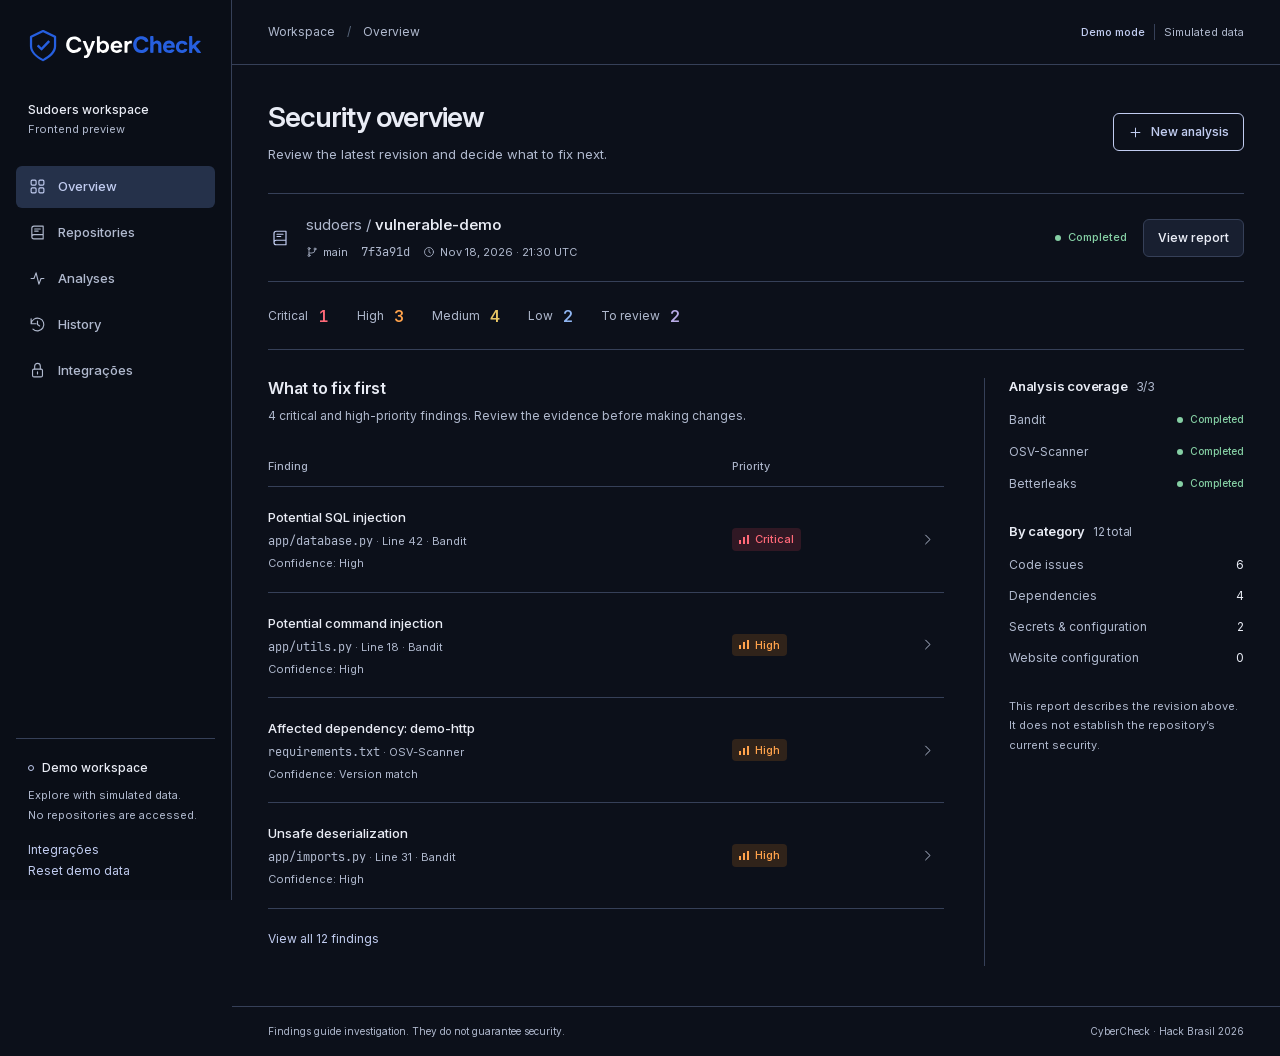
<file: demo-front/index.html>
<!doctype html>
<html lang="en">
  <head>
    <meta charset="utf-8">
    <meta name="viewport" content="width=device-width, initial-scale=1">
    <meta name="theme-color" content="#0c101a">
    <meta name="description" content="Explore CyberCheck with a fully simulated security analysis workspace.">
    <title>CyberCheck · Demo workspace</title>
    <link rel="icon" href="./assets/brand/favicon.svg" type="image/svg+xml">
    <link rel="preload" href="./assets/fonts/InterVariable.woff2" as="font" type="font/woff2" crossorigin>
    <link rel="stylesheet" href="./styles.css">
    <script type="module" src="./app.js"></script>
  </head>
  <body>
    <a class="skip-link" href="#main">Skip to content</a>
    <div class="app-shell">
      <aside class="sidebar" aria-label="Workspace navigation">
        <a class="brand" href="#overview" aria-label="CyberCheck overview">
          <img class="brand-logo" src="./assets/brand/logo-horizontal.svg" width="1478" height="298" alt="CyberCheck">
        </a>
        <div class="workspace-label"><div>Sudoers workspace<span>Frontend preview</span></div></div>
        <nav id="navigation"></nav>
        <div class="sidebar-footer">
          <div class="demo-label"><span class="demo-dot"></span>Demo workspace</div>
          <p>Explore with simulated data.<br>No repositories are accessed.</p>
          <a class="text-button" href="#integrations">Integrações</a>
          <button class="text-button" id="reset-demo" type="button">Reset demo data</button>
        </div>
      </aside>
      <div class="workspace">
        <header class="topbar"><div id="breadcrumb">Workspace <span>/</span> Overview</div><span class="demo-badge">Demo mode<span>Simulated data</span></span></header>
        <main id="main" tabindex="-1" aria-busy="true"><div class="loading-state" role="status">Loading demo workspace…</div></main>
        <footer class="workspace-footer"><span>Findings guide investigation. They do not guarantee security.</span><span>CyberCheck · Hack Brasil 2026</span></footer>
      </div>
    </div>
    <div id="toast" class="toast" role="status" aria-live="polite" hidden></div>
    <dialog id="confirmation" aria-labelledby="confirmation-title" aria-describedby="confirmation-description">
      <form method="dialog"><div id="confirmation-icon"></div><h2 id="confirmation-title">Delete this analysis?</h2><p id="confirmation-description"></p><div class="dialog-actions"><button class="button secondary" value="cancel" autofocus>Cancel</button><button class="button danger" id="confirm-action" value="confirm">Delete analysis</button></div></form>
    </dialog>
    <noscript><p class="noscript">Enable JavaScript to explore this frontend demo. No backend connection is required.</p></noscript>
  </body>
</html>
</file>
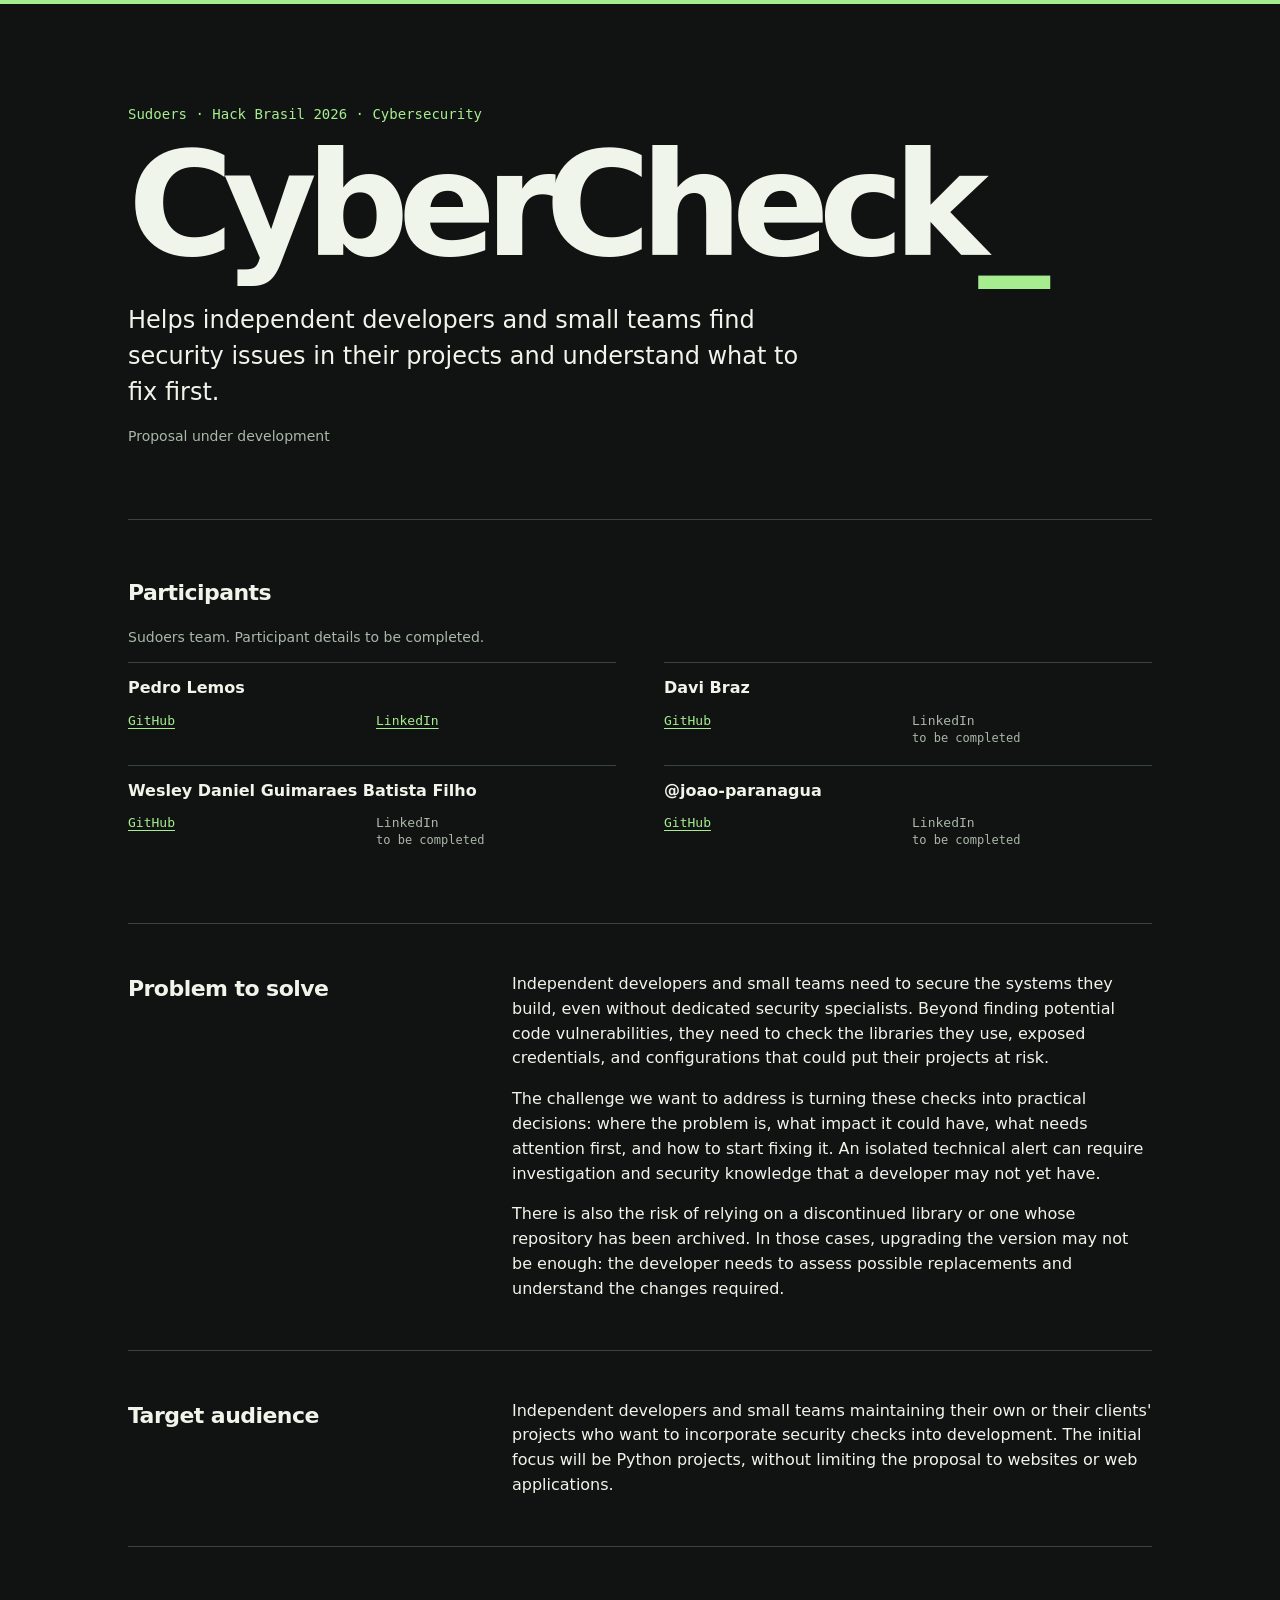
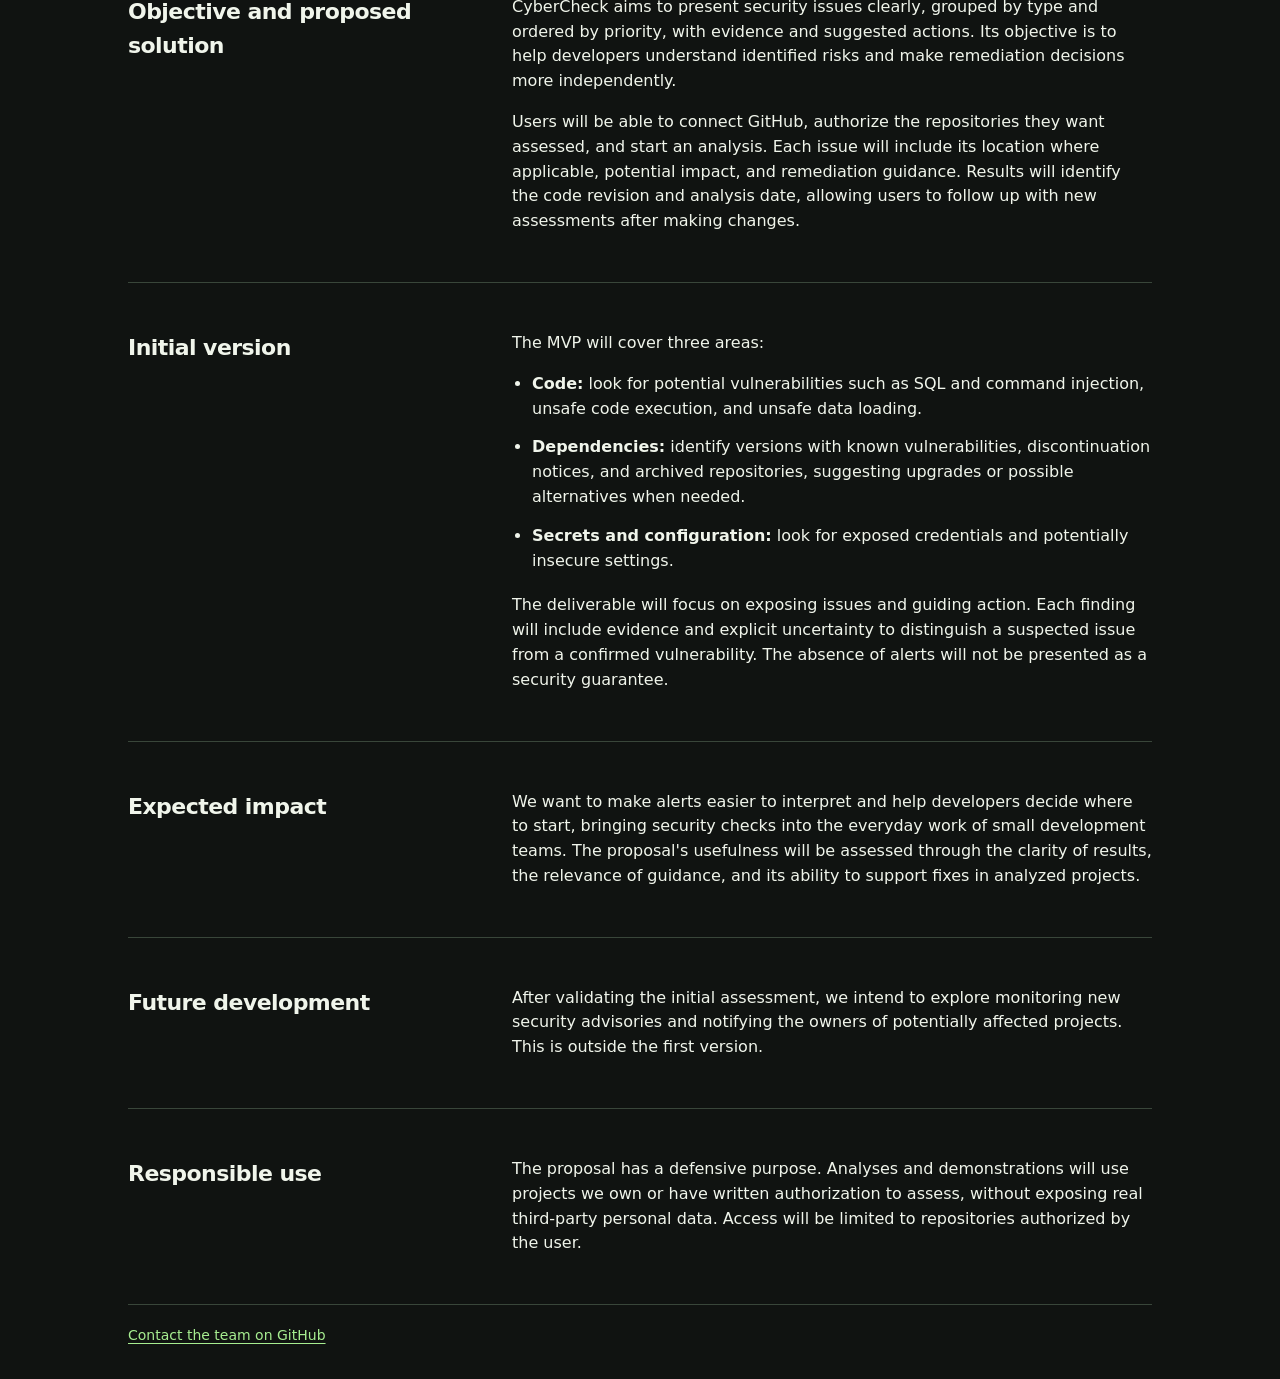
<file: website/index.html>
<!doctype html>
<html lang="en">
  <head>
    <meta charset="utf-8">
    <meta name="viewport" content="width=device-width, initial-scale=1">
    <title>CyberCheck · Sudoers · Hack Brasil 2026</title>
    <meta name="description" content="CyberCheck: a proposal to help independent developers and small teams find security issues and understand what to fix first.">
    <link rel="stylesheet" href="./styles.css">
  </head>
  <body>
    <main>
      <header class="hero">
        <p class="event">Sudoers · Hack Brasil 2026 · Cybersecurity</p>
        <h1>CyberCheck<span class="cursor" aria-hidden="true">_</span></h1>
        <p class="intro">Helps independent developers and small teams find security issues in their projects and understand what to fix first.</p>
        <p class="status">Proposal under development</p>
      </header>

      <section class="participants" aria-labelledby="integrantes">
          <h2 id="integrantes">Participants</h2>
          <p class="section-note">Sudoers team. Participant details to be completed.</p>
          <ul class="roster">
            <li class="member">
              <h3>Pedro Lemos</h3>
              <ul class="contacts" aria-label="Contact details for Pedro Lemos">
                <li><a href="https://github.com/PPedroLemos">GitHub</a></li>
                <li><a href="https://www.linkedin.com/in/pedro-ant%C3%B4nio-alencar-lemos-909974385/">LinkedIn</a></li>
              </ul>
            </li>
            <li class="member">
              <h3>Davi Braz</h3>
              <ul class="contacts" aria-label="Contact details for Davi Braz">
                <li><a href="https://github.com/davibbraz">GitHub</a></li>
                <li><span>LinkedIn <small>to be completed</small></span></li>
              </ul>
            </li>
            <li class="member">
              <h3>Wesley Daniel Guimaraes Batista Filho</h3>
              <ul class="contacts" aria-label="Contact details for Wesley">
                <li><a href="https://github.com/delzingbf">GitHub</a></li>
                <li><span>LinkedIn <small>to be completed</small></span></li>
              </ul>
            </li>
            <li class="member">
              <h3>@joao-paranagua</h3>
              <ul class="contacts" aria-label="Contact details for joao-paranagua">
                <li><a href="https://github.com/joao-paranagua">GitHub</a></li>
                <li><span>LinkedIn <small>to be completed</small></span></li>
              </ul>
            </li>
          </ul>
      </section>

      <div class="proposal">
        <section class="content-section" aria-labelledby="problema">
          <h2 id="problema">Problem to solve</h2>
          <div class="copy">
            <p>Independent developers and small teams need to secure the systems they build, even without dedicated security specialists. Beyond finding potential code vulnerabilities, they need to check the libraries they use, exposed credentials, and configurations that could put their projects at risk.</p>
            <p>The challenge we want to address is turning these checks into practical decisions: where the problem is, what impact it could have, what needs attention first, and how to start fixing it. An isolated technical alert can require investigation and security knowledge that a developer may not yet have.</p>
            <p>There is also the risk of relying on a discontinued library or one whose repository has been archived. In those cases, upgrading the version may not be enough: the developer needs to assess possible replacements and understand the changes required.</p>
          </div>
        </section>

        <section class="content-section" aria-labelledby="publico">
          <h2 id="publico">Target audience</h2>
          <div class="copy">
            <p>Independent developers and small teams maintaining their own or their clients' projects who want to incorporate security checks into development. The initial focus will be Python projects, without limiting the proposal to websites or web applications.</p>
          </div>
        </section>

        <section class="content-section" aria-labelledby="objetivo">
          <h2 id="objetivo">Objective and proposed solution</h2>
          <div class="copy">
            <p>CyberCheck aims to present security issues clearly, grouped by type and ordered by priority, with evidence and suggested actions. Its objective is to help developers understand identified risks and make remediation decisions more independently.</p>
            <p>Users will be able to connect GitHub, authorize the repositories they want assessed, and start an analysis. Each issue will include its location where applicable, potential impact, and remediation guidance. Results will identify the code revision and analysis date, allowing users to follow up with new assessments after making changes.</p>
          </div>
        </section>

        <section class="content-section" aria-labelledby="mvp">
          <h2 id="mvp">Initial version</h2>
          <div class="copy">
            <p>The MVP will cover three areas:</p>
            <ul class="scope">
              <li><strong>Code:</strong> look for potential vulnerabilities such as SQL and command injection, unsafe code execution, and unsafe data loading.</li>
              <li><strong>Dependencies:</strong> identify versions with known vulnerabilities, discontinuation notices, and archived repositories, suggesting upgrades or possible alternatives when needed.</li>
              <li><strong>Secrets and configuration:</strong> look for exposed credentials and potentially insecure settings.</li>
            </ul>
            <p>The deliverable will focus on exposing issues and guiding action. Each finding will include evidence and explicit uncertainty to distinguish a suspected issue from a confirmed vulnerability. The absence of alerts will not be presented as a security guarantee.</p>
          </div>
        </section>

        <section class="content-section" aria-labelledby="impacto">
          <h2 id="impacto">Expected impact</h2>
          <div class="copy">
            <p>We want to make alerts easier to interpret and help developers decide where to start, bringing security checks into the everyday work of small development teams. The proposal's usefulness will be assessed through the clarity of results, the relevance of guidance, and its ability to support fixes in analyzed projects.</p>
          </div>
        </section>

        <section class="content-section" aria-labelledby="futuro">
          <h2 id="futuro">Future development</h2>
          <div class="copy">
            <p>After validating the initial assessment, we intend to explore monitoring new security advisories and notifying the owners of potentially affected projects. This is outside the first version.</p>
          </div>
        </section>

        <section class="content-section" aria-labelledby="responsabilidade">
          <h2 id="responsabilidade">Responsible use</h2>
          <div class="copy">
            <p>The proposal has a defensive purpose. Analyses and demonstrations will use projects we own or have written authorization to assess, without exposing real third-party personal data. Access will be limited to repositories authorized by the user.</p>
          </div>
        </section>
      </div>

      <footer>
        <a href="https://github.com/Hack-Brasil-2026-sudoers/hack-brasil-2026/issues">Contact the team on GitHub</a>
      </footer>
    </main>
  </body>
</html>
</file>
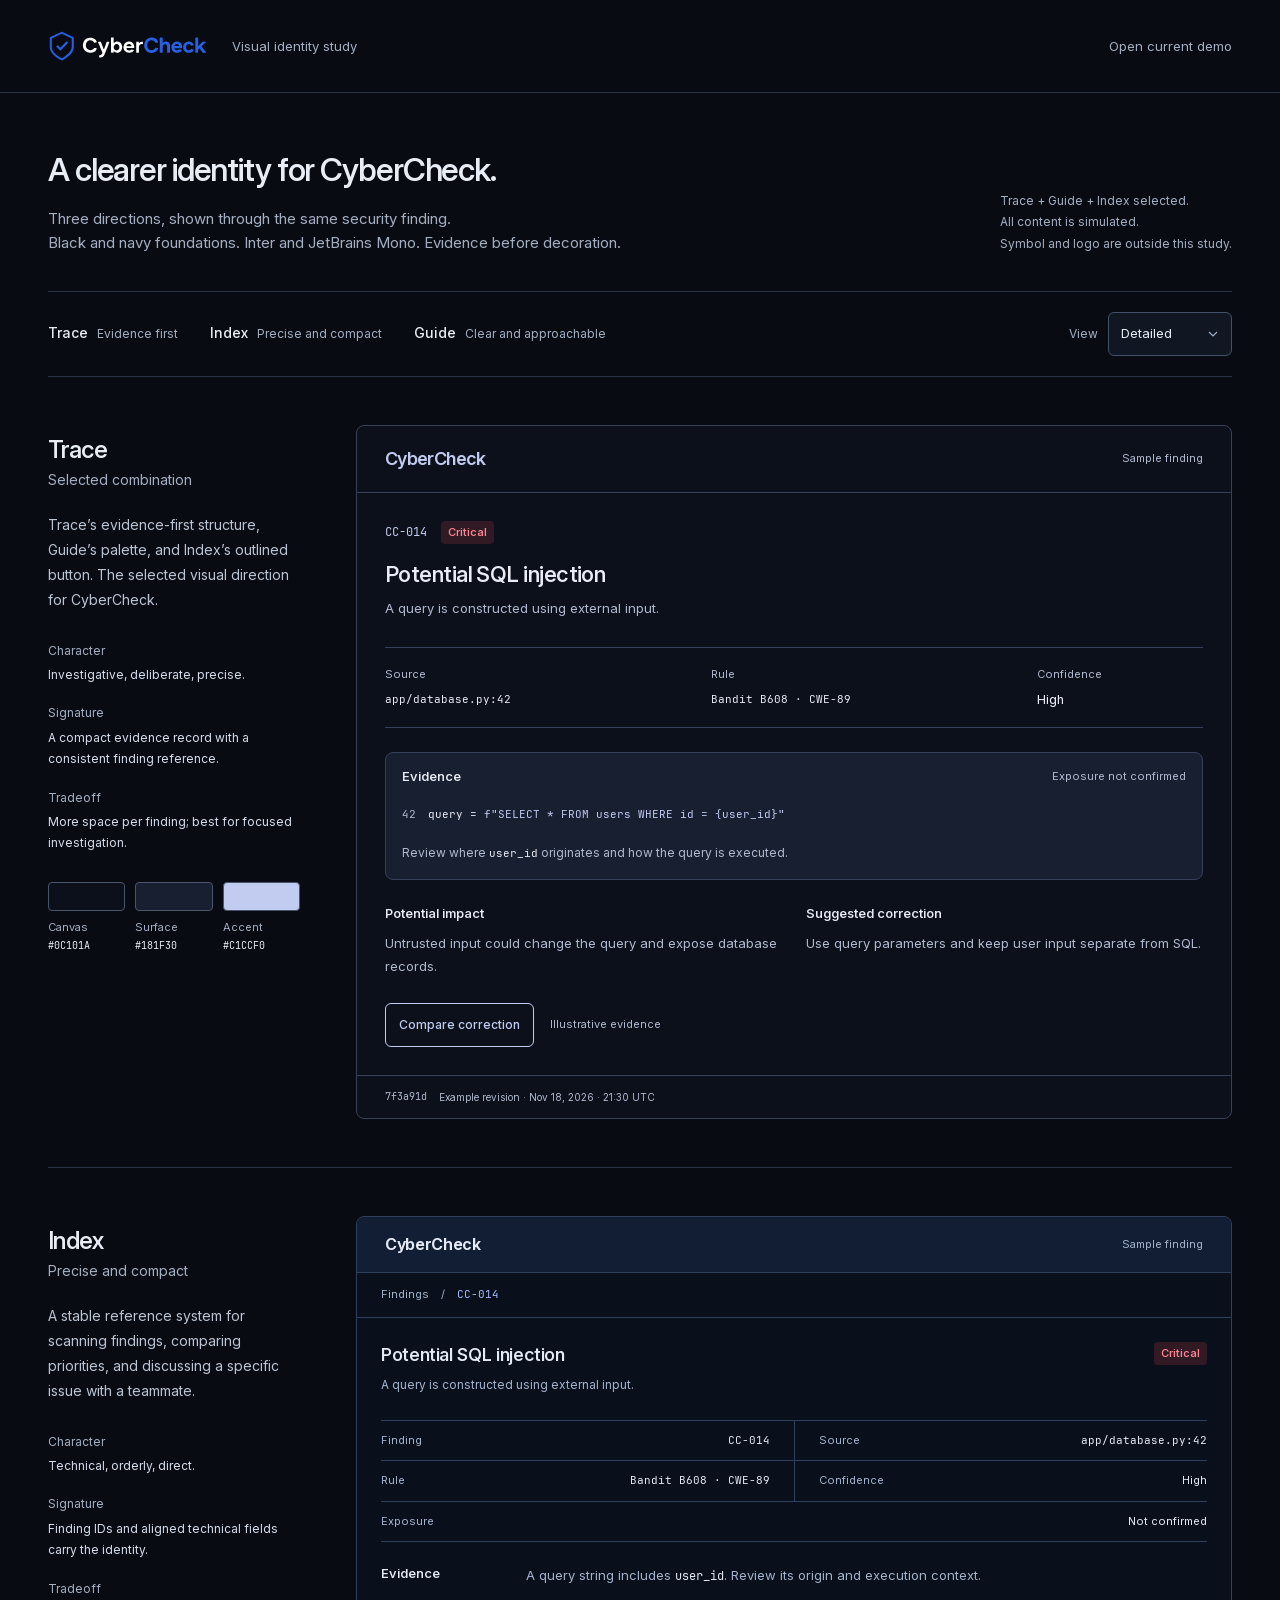
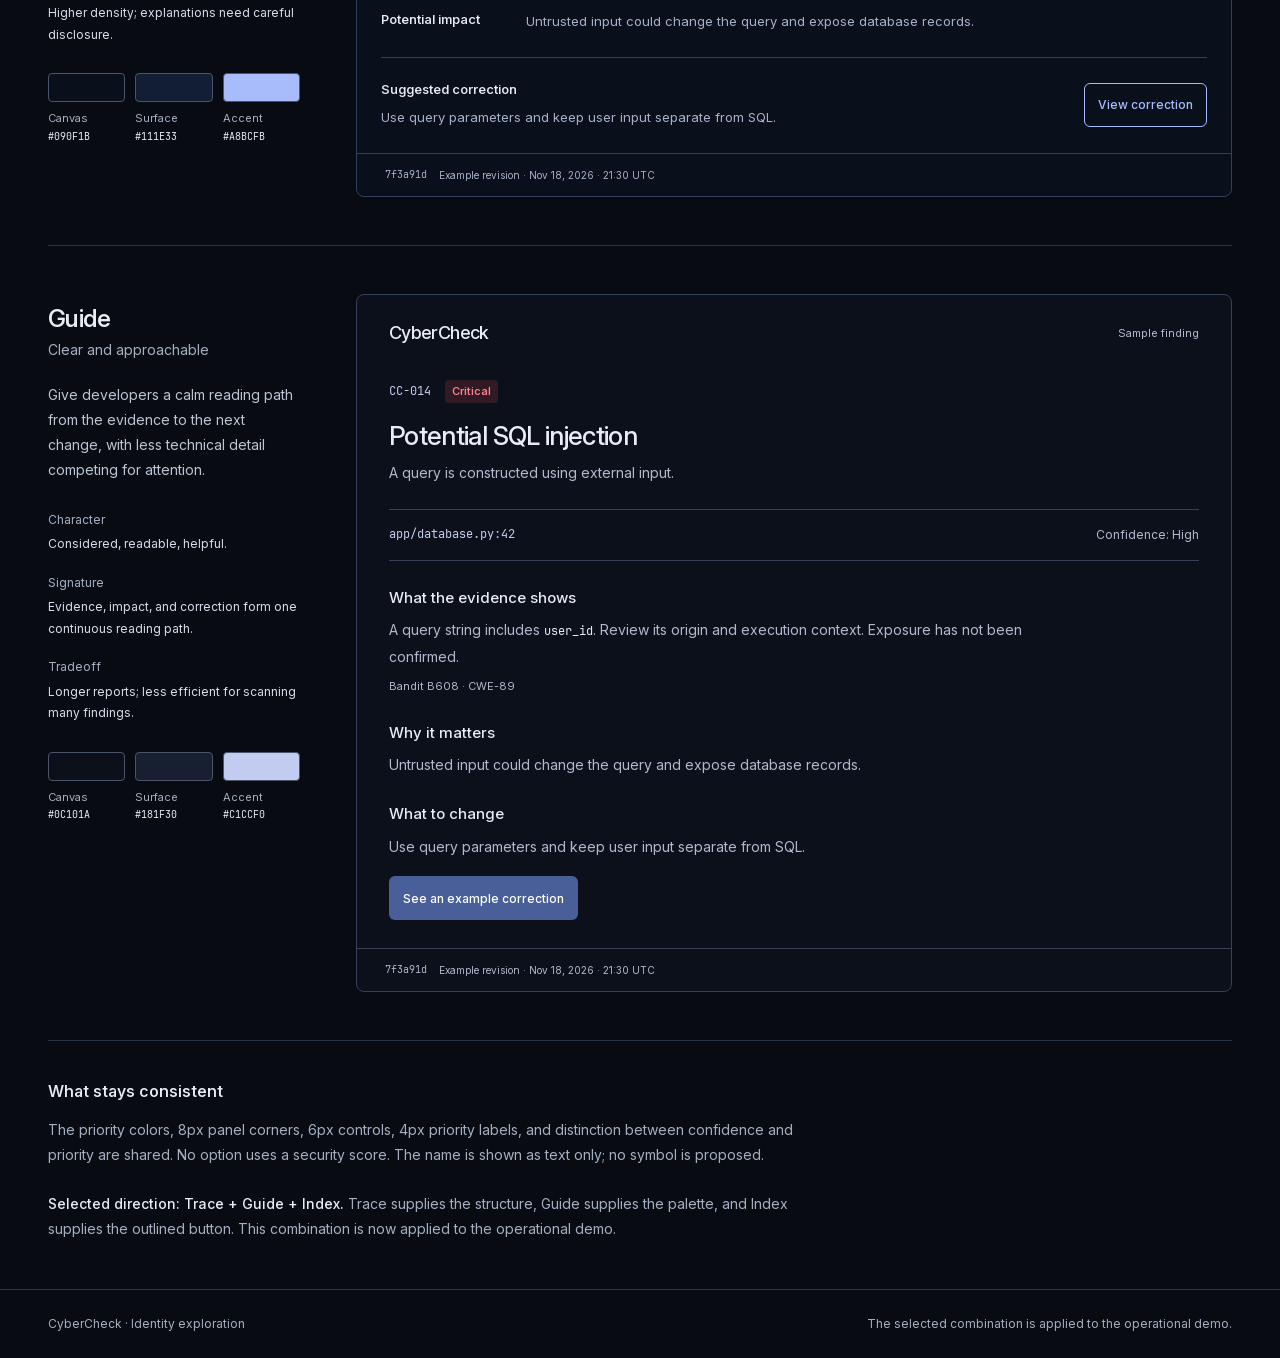
<file: demo-front/design-study/index.html>
<!doctype html>
<html lang="en">
  <head>
    <meta charset="utf-8">
    <meta name="viewport" content="width=device-width, initial-scale=1">
    <meta name="theme-color" content="#080b12">
    <title>Visual identity study · CyberCheck</title>
    <link rel="icon" href="../assets/brand/favicon.svg" type="image/svg+xml">
    <meta name="description" content="Three visual directions for CyberCheck, compared using the same simulated security finding. No symbol or logo proposal is included.">
    <link rel="preload" href="../assets/fonts/InterVariable.woff2" as="font" type="font/woff2" crossorigin>
    <link rel="stylesheet" href="./styles.css">
    <script src="./app.js" defer></script>
  </head>
  <body>
    <a class="skip-link" href="#directions">Skip to proposals</a>
    <header class="study-header">
      <a class="study-brand" href="../" aria-label="CyberCheck demo"><img src="../assets/brand/logo-horizontal.svg" width="1478" height="298" alt="CyberCheck"></a>
      <span>Visual identity study</span>
      <a class="demo-link" href="../">Open current demo</a>
    </header>
    <main>
      <div class="study-intro">
        <div><h1>A clearer identity for CyberCheck.</h1><p>Three directions, shown through the same security finding.<br>Black and navy foundations. Inter and JetBrains Mono. Evidence before decoration.</p></div>
        <p class="study-note">Trace + Guide + Index selected.<br>All content is simulated.<br>Symbol and logo are outside this study.</p>
      </div>
      <nav class="study-navigation" aria-label="Visual directions">
        <a href="#trace">Trace <span>Evidence first</span></a>
        <a href="#index">Index <span>Precise and compact</span></a>
        <a href="#guide">Guide <span>Clear and approachable</span></a>
        <div class="display-control"><label for="display-mode">View</label><select id="display-mode"><option value="detail">Detailed</option><option value="compare">Side by side</option></select></div>
      </nav>

      <div id="directions" class="directions">
        <section id="trace" class="direction trace selected" aria-labelledby="trace-title">
          <div class="direction-description">
            <h2 id="trace-title">Trace<span>Selected combination</span></h2>
            <p>Trace’s evidence-first structure, Guide’s palette, and Index’s outlined button. The selected visual direction for CyberCheck.</p>
            <dl class="direction-facts"><div><dt>Character</dt><dd>Investigative, deliberate, precise.</dd></div><div><dt>Signature</dt><dd>A compact evidence record with a consistent finding reference.</dd></div><div><dt>Tradeoff</dt><dd>More space per finding; best for focused investigation.</dd></div></dl>
            <ul class="swatches" aria-label="Selected Guide palette"><li style="--swatch:#0c101a"><span>Canvas</span><code>#0C101A</code></li><li style="--swatch:#181f30"><span>Surface</span><code>#181F30</code></li><li style="--swatch:#c1ccf0"><span>Accent</span><code>#C1CCF0</code></li></ul>
          </div>
          <div class="preview" aria-label="Trace finding preview">
            <header class="preview-header"><span class="wordmark">CyberCheck</span><span class="preview-label">Sample finding</span></header>
            <div class="preview-body">
              <div class="finding-topline"><span class="finding-reference">CC-014</span><span class="severity">Critical</span></div>
              <h3>Potential SQL injection</h3>
              <p class="finding-subtitle">A query is constructed using external input.</p>
              <div class="trace-context"><div><span>Source</span><code>app/database.py:42</code></div><div><span>Rule</span><code>Bandit B608 · CWE-89</code></div><div><span>Confidence</span><strong>High</strong></div></div>
              <div class="evidence-record"><div class="record-heading"><h4>Evidence</h4><span>Exposure not confirmed</span></div><pre><code><span class="line-number">42</span>query = <span class="code-string">f"SELECT * FROM users WHERE id = {user_id}"</span></code></pre><p>Review where <code>user_id</code> originates and how the query is executed.</p></div>
              <div class="trace-explanation"><div><h4>Potential impact</h4><p>Untrusted input could change the query and expose database records.</p></div><div><h4>Suggested correction</h4><p>Use query parameters and keep user input separate from SQL.</p></div></div>
              <div class="preview-actions"><button class="direction-button" type="button" data-example="trace">Compare correction</button><span class="scope-note">Illustrative evidence</span></div>
              <div class="correction" id="trace-correction" hidden><h4>Parameterized query · Example</h4><pre><code>cursor.execute(
    "SELECT * FROM users WHERE id = ?",
    (user_id,),
)</code></pre></div>
            </div>
            <footer class="preview-footer"><code>7f3a91d</code><span>Example revision · Nov 18, 2026 · 21:30 UTC</span></footer>
          </div>
        </section>

        <section id="index" class="direction index" aria-labelledby="index-title">
          <div class="direction-description">
            <h2 id="index-title">Index<span>Precise and compact</span></h2>
            <p>A stable reference system for scanning findings, comparing priorities, and discussing a specific issue with a teammate.</p>
            <dl class="direction-facts"><div><dt>Character</dt><dd>Technical, orderly, direct.</dd></div><div><dt>Signature</dt><dd>Finding IDs and aligned technical fields carry the identity.</dd></div><div><dt>Tradeoff</dt><dd>Higher density; explanations need careful disclosure.</dd></div></dl>
            <ul class="swatches" aria-label="Index palette"><li style="--swatch:#090f1b"><span>Canvas</span><code>#090F1B</code></li><li style="--swatch:#111e33"><span>Surface</span><code>#111E33</code></li><li style="--swatch:#a8bcfb"><span>Accent</span><code>#A8BCFB</code></li></ul>
          </div>
          <div class="preview" aria-label="Index finding preview">
            <header class="preview-header"><span class="wordmark">CyberCheck</span><span class="preview-label">Sample finding</span></header>
            <div class="index-location"><span>Findings</span><span>/</span><code>CC-014</code></div>
            <div class="preview-body">
              <div class="index-title"><div><h3>Potential SQL injection</h3><p class="finding-subtitle">A query is constructed using external input.</p></div><span class="severity">Critical</span></div>
              <dl class="index-register"><div><dt>Finding</dt><dd><code>CC-014</code></dd></div><div><dt>Source</dt><dd><code>app/database.py:42</code></dd></div><div><dt>Rule</dt><dd><code>Bandit B608 · CWE-89</code></dd></div><div><dt>Confidence</dt><dd>High</dd></div><div><dt>Exposure</dt><dd>Not confirmed</dd></div></dl>
              <div class="index-observation"><h4>Evidence</h4><p>A query string includes <code>user_id</code>. Review its origin and execution context.</p></div>
              <div class="index-impact"><h4>Potential impact</h4><p>Untrusted input could change the query and expose database records.</p></div>
              <div class="index-fix"><div><h4>Suggested correction</h4><p>Use query parameters and keep user input separate from SQL.</p></div><button class="direction-button" type="button" data-example="index">View correction</button></div>
              <div class="correction" id="index-correction" hidden><h4>Parameterized query · Example</h4><pre><code>cursor.execute(
    "SELECT * FROM users WHERE id = ?",
    (user_id,),
)</code></pre></div>
            </div>
            <footer class="preview-footer"><code>7f3a91d</code><span>Example revision · Nov 18, 2026 · 21:30 UTC</span></footer>
          </div>
        </section>

        <section id="guide" class="direction guide" aria-labelledby="guide-title">
          <div class="direction-description">
            <h2 id="guide-title">Guide<span>Clear and approachable</span></h2>
            <p>Give developers a calm reading path from the evidence to the next change, with less technical detail competing for attention.</p>
            <dl class="direction-facts"><div><dt>Character</dt><dd>Considered, readable, helpful.</dd></div><div><dt>Signature</dt><dd>Evidence, impact, and correction form one continuous reading path.</dd></div><div><dt>Tradeoff</dt><dd>Longer reports; less efficient for scanning many findings.</dd></div></dl>
            <ul class="swatches" aria-label="Guide palette"><li style="--swatch:#0c101a"><span>Canvas</span><code>#0C101A</code></li><li style="--swatch:#181f30"><span>Surface</span><code>#181F30</code></li><li style="--swatch:#c1ccf0"><span>Accent</span><code>#C1CCF0</code></li></ul>
          </div>
          <div class="preview" aria-label="Guide finding preview">
            <header class="preview-header"><span class="wordmark">CyberCheck</span><span class="preview-label">Sample finding</span></header>
            <div class="preview-body">
              <div class="finding-topline"><span class="finding-reference">CC-014</span><span class="severity">Critical</span></div>
              <h3>Potential SQL injection</h3>
              <p class="finding-subtitle">A query is constructed using external input.</p>
              <div class="guide-source"><code>app/database.py:42</code><span>Confidence: High</span></div>
              <div class="guide-reading"><section><h4>What the evidence shows</h4><p>A query string includes <code>user_id</code>. Review its origin and execution context. Exposure has not been confirmed.</p><span class="rule-reference">Bandit B608 · CWE-89</span></section><section><h4>Why it matters</h4><p>Untrusted input could change the query and expose database records.</p></section><section><h4>What to change</h4><p>Use query parameters and keep user input separate from SQL.</p><button class="direction-button" type="button" data-example="guide">See an example correction</button></section></div>
              <div class="correction" id="guide-correction" hidden><h4>Parameterized query · Example</h4><pre><code>cursor.execute(
    "SELECT * FROM users WHERE id = ?",
    (user_id,),
)</code></pre></div>
            </div>
            <footer class="preview-footer"><code>7f3a91d</code><span>Example revision · Nov 18, 2026 · 21:30 UTC</span></footer>
          </div>
        </section>
      </div>
      <section class="comparison-notes" aria-labelledby="comparison-title"><h2 id="comparison-title">What stays consistent</h2><p>The priority colors, 8px panel corners, 6px controls, 4px priority labels, and distinction between confidence and priority are shared. No option uses a security score. The name is shown as text only; no symbol is proposed.</p><p class="recommendation"><strong>Selected direction: Trace + Guide + Index.</strong> Trace supplies the structure, Guide supplies the palette, and Index supplies the outlined button. This combination is now applied to the operational demo.</p></section>
    </main>
    <footer class="study-footer"><span>CyberCheck · Identity exploration</span><span>The selected combination is applied to the operational demo.</span></footer>
    <noscript><p class="noscript-note">All proposals are visible. Enable JavaScript to switch comparison layouts or expand correction examples.</p></noscript>
  </body>
</html>
</file>
<file: demo-front/styles.css>
@font-face {
  font-family:Inter;
  src:url('./assets/fonts/InterVariable.woff2') format('woff2');
  font-weight:100 900;
  font-style:normal;
  font-display:swap;
}

@font-face {
  font-family:'JetBrains Mono';
  src:url('./assets/fonts/JetBrainsMono-Regular.woff2') format('woff2');
  font-weight:400;
  font-style:normal;
  font-display:swap;
}

:root {
  color-scheme:dark;
  --canvas:#0c101a;
  --sidebar:#0a0e17;
  --surface:#181f30;
  --raised:#202a3e;
  --border:#364058;
  --text:#e9ecf5;
  --muted:#b0b9ce;
  --accent:#c1ccf0;
  --action:#485f9a;
  --selected:#25314a;
  --critical:#ff6978;
  --high:#ffa24b;
  --medium:#e7c665;
  --low:#90b6f2;
  --review:#b9ace6;
  --success:#85cfa4;
  --radius:8px;
  --s1:4px;
  --s2:8px;
  --s3:12px;
  --s4:16px;
  --s5:20px;
  --s6:24px;
  --s8:32px;
  font-family:Inter,system-ui,sans-serif;
  font-size:14px;
  font-synthesis:none;
  line-height:1.5;
  background:var(--canvas);
  color:var(--text);
  scrollbar-color:#33445d var(--canvas);
}

* {
  box-sizing:border-box;
}

body {
  margin:0;
}

button,input,select {
  font:inherit;
}

button,a,input,select {
  -webkit-tap-highlight-color:transparent;
}

button,a {
  touch-action:manipulation;
}

button {
  cursor:pointer;
}

a {
  color:inherit;
  text-decoration:none;
}

button {
  color:inherit;
}

button:disabled {
  cursor:not-allowed;
  opacity:.48;
}

button,input,select {
  border-radius:6px;
}

button:focus-visible,a:focus-visible,input:focus-visible,select:focus-visible,summary:focus-visible {
  outline:2px solid var(--accent);
  outline-offset:4px;
}

input {
  caret-color:var(--accent);
}

::selection {
  background:#274e84;
  color:#fff;
}

p {
  margin:0;
}

h1,h2,h3 {
  margin:0;
  font-weight:600;
  line-height:1.3;
}

h1 {
  font-size:28px;
  letter-spacing:-.035em;
}

h2 {
  font-size:16px;
  letter-spacing:-.015em;
}

h3 {
  font-size:14px;
}

small {
  font-size:12px;
}

.muted {
  color:var(--muted);
}

.mono,code,pre {
  font-family:'JetBrains Mono',monospace;
  font-size:12px;
  font-weight:400;
}

.icon {
  width:18px;
  height:18px;
  flex:none;
  vertical-align:middle;
}

.app-shell {
  display:grid;
  grid-template-columns:232px minmax(0,1fr);
  min-height:100vh;
}

.sidebar {
  position:sticky;
  top:0;
  height:100dvh;
  padding:28px 16px 20px;
  background:var(--sidebar);
  border-right:1px solid var(--border);
  display:flex;
  flex-direction:column;
}

.brand {
  display:flex;
  align-items:center;
  gap:11px;
  margin:0 12px 38px;
  font-size:20px;
  font-weight:650;
  letter-spacing:-.04em;
}

.brand-logo {
  display:block;
  width:180px;
  max-width:100%;
  height:auto;
}

.brand-icon {
  margin-inline:auto;
  display:block;
  width:26px;
  height:32px;
  object-fit:contain;
}

.workspace-label {
  display:flex;
  align-items:center;
  gap:10px;
  margin:0 12px 28px;
  font-size:12px;
  font-weight:500;
}

.workspace-label div>span {
  display:block;
  color:var(--muted);
  font-size:11px;
  font-weight:400;
  margin-top:2px;
}

.workspace-avatar {
  width:30px;
  height:30px;
  display:grid;
  place-items:center;
  background:var(--raised);
  border:1px solid var(--border);
  border-radius:7px;
  color:#b7c8e3;
  font-size:12px;
}

nav {
  display:grid;
  gap:4px;
}

.nav-link {
  display:flex;
  align-items:center;
  gap:12px;
  min-height:42px;
  padding:10px 13px;
  border-radius:6px;
  color:var(--muted);
  font-size:13px;
  font-weight:500;
  transition:background .16s,color .16s;
}

.nav-link:hover {
  background:var(--surface);
  color:var(--text);
}

.nav-link[aria-current=page] {
  background:var(--selected);
  color:var(--accent);
}

.nav-link .icon {
  width:17px;
  height:17px;
}

.nav-counter {
  margin-left:auto;
  font-size:11px;
  color:#b5c7e5;
  background:#26354e;
  padding:1px 6px;
  border-radius:4px;
}

.sidebar-footer {
  margin-top:auto;
  padding:20px 12px 0;
  border-top:1px solid var(--border);
}

.sidebar-footer p {
  font-size:11px;
  line-height:1.8;
  color:var(--muted);
  margin:9px 0 12px;
}

.demo-label {
  display:flex;
  align-items:center;
  gap:8px;
  font-size:12px;
  font-weight:500;
}

.demo-dot {
  width:6px;
  height:6px;
  border:1px solid var(--accent);
  border-radius:50%;
  display:inline-block;
}

.text-button {
  padding:0;
  border:0;
  background:none;
  color:var(--accent);
  font-size:12px;
  text-align:left;
}

.text-button:hover {
  color:#c7dcff;
  text-decoration:underline;
  text-underline-offset:4px;
}

.workspace {
  min-width:0;
  display:flex;
  flex-direction:column;
}

.topbar {
  min-height:65px;
  display:flex;
  align-items:center;
  justify-content:space-between;
  padding:16px 36px;
  border-bottom:1px solid var(--border);
  gap:16px;
  font-size:12px;
  color:var(--muted);
}

#breadcrumb {
  display:flex;
  align-items:center;
  gap:12px;
}

#breadcrumb>span {
  color:#59677c;
}

.demo-badge {
  display:inline-flex;
  align-items:center;
  gap:9px;
  color:var(--accent);
  font-size:11px;
  font-weight:500;
  white-space:nowrap;
}

.demo-badge>span {
  color:var(--muted);
  padding-left:9px;
  border-left:1px solid var(--border);
  font-weight:400;
}

main {
  width:100%;
  max-width:1400px;
  margin:0 auto;
  padding:34px 36px 40px;
  flex:1;
  outline:none!important;
}

.page-heading {
  display:flex;
  align-items:center;
  justify-content:space-between;
  gap:20px;
  margin-bottom:28px;
}

.page-heading p {
  color:var(--muted);
  font-size:13px;
  margin-top:8px;
  line-height:1.7;
}

.heading-actions {
  display:flex;
  align-items:center;
  gap:10px;
  flex-shrink:0;
}

.button {
  display:inline-flex;
  align-items:center;
  justify-content:center;
  gap:8px;
  min-height:38px;
  padding:8px 14px;
  border:1px solid var(--accent);
  background:transparent;
  color:var(--accent);
  font-size:12px;
  font-weight:550;
  white-space:nowrap;
  transition:background .16s,border-color .16s;
}

.button:hover:not(:disabled) {
  background:var(--raised);
  color:var(--text);
}

.button .icon {
  width:15px;
  height:15px;
}

.button.secondary {
  background:var(--surface);
  border-color:var(--border);
  color:var(--text);
}

.button.secondary:hover {
  background:var(--raised);
  border-color:#44536d;
}

.button.ghost {
  background:transparent;
  border-color:transparent;
  color:var(--muted);
}

.button.ghost:hover {
  background:var(--surface);
  color:var(--text);
}

.button.danger {
  background:#d63f53;
  color:#fff;
}

.button.danger:hover {
  background:#bc3043;
}

.icon-button {
  display:inline-flex;
  align-items:center;
  justify-content:center;
  width:34px;
  height:34px;
  border:1px solid transparent;
  background:transparent;
  color:var(--muted);
  flex:none;
}

.icon-button:hover {
  border-color:var(--border);
  background:var(--raised);
  color:var(--text);
}

.icon-button.destructive:hover {
  color:var(--critical);
  background:#32151f;
  border-color:#6c2a3b;
}

.panel {
  border:1px solid var(--border);
  border-radius:var(--radius);
  background:var(--surface);
  min-width:0;
  overflow:hidden;
}

.panel-header {
  padding:20px 24px;
  display:flex;
  align-items:center;
  justify-content:space-between;
  gap:16px;
  border-bottom:1px solid var(--border);
}

.panel-header p {
  margin-top:5px;
  font-size:12px;
  color:var(--muted);
}

.panel-body {
  padding:24px;
}

.stack {
  display:grid;
  gap:24px;
}

.stack-small {
  display:grid;
  gap:14px;
}

.repository-summary {
  display:flex;
  align-items:center;
  justify-content:space-between;
  gap:20px;
  padding:21px 24px;
}

.repository-identity {
  display:flex;
  align-items:center;
  gap:14px;
  min-width:0;
}

.repo-mark {
  width:40px;
  height:40px;
  background:var(--raised);
  border:1px solid var(--border);
  border-radius:9px;
  display:grid;
  place-items:center;
  color:var(--accent);
  flex:none;
}

.repo-name {
  font-size:15px;
  font-weight:550;
  overflow-wrap:anywhere;
}

.repo-name .owner {
  font-weight:400;
  color:var(--muted);
}

.repo-meta {
  display:flex;
  gap:13px;
  align-items:center;
  flex-wrap:wrap;
  font-size:11px;
  color:var(--muted);
  margin-top:6px;
}

.repo-meta span {
  display:inline-flex;
  gap:5px;
  align-items:center;
}

.repo-meta .icon {
  width:12px;
  height:12px;
}

.summary-meta {
  display:flex;
  align-items:center;
  gap:16px;
  flex-shrink:0;
}

.status {
  display:inline-flex;
  align-items:center;
  gap:7px;
  font-size:11px;
  font-weight:500;
  white-space:nowrap;
}

.status .status-dot {
  width:6px;
  height:6px;
  border-radius:50%;
  background:currentColor;
  flex:none;
}

.status.completed {
  color:var(--success);
}

.status.partial {
  color:var(--medium);
}

.status.failed {
  color:var(--critical);
}

.status.running {
  color:var(--accent);
}

.status.queued,.status.skipped {
  color:var(--muted);
}

.priority-strip {
  display:grid;
  grid-template-columns:repeat(5,minmax(0,1fr));
  border:1px solid var(--border);
  border-radius:var(--radius);
  background:var(--surface);
  padding:18px 0;
}

.priority-stat {
  padding:0 24px;
  border-right:1px solid var(--border);
}

.priority-stat:last-child {
  border:0;
}

.priority-stat>span {
  color:var(--muted);
  font-size:12px;
}

.priority-stat strong {
  display:block;
  margin-top:5px;
  font-size:27px;
  line-height:1.3;
  letter-spacing:-.04em;
  font-weight:550;
  font-variant-numeric:tabular-nums;
}

.critical {
  color:var(--critical);
}

.high {
  color:var(--high);
}

.medium {
  color:var(--medium);
}

.low {
  color:var(--low);
}

.review {
  color:var(--review);
}

.overview-columns {
  display:grid;
  grid-template-columns:1fr 1fr;
  gap:24px;
}

.category-list {
  display:grid;
  gap:18px;
  margin-top:22px;
}

.category-label {
  display:flex;
  justify-content:space-between;
  gap:20px;
  font-size:12px;
  margin-bottom:8px;
  color:var(--muted);
}

.category-label strong {
  font-weight:500;
  color:var(--text);
  font-variant-numeric:tabular-nums;
}

.bar-track {
  height:5px;
  border-radius:2px;
  background:#253044;
  overflow:hidden;
}

.bar-fill {
  height:100%;
  background:#6d9adc;
  border-radius:2px;
}

.category-list>div:nth-child(2) .bar-fill {
  background:#5f78ad;
}

.category-list>div:nth-child(3) .bar-fill {
  background:#9d98c5;
}

.next-action {
  display:flex;
  flex-direction:column;
  align-items:flex-start;
  gap:16px;
}

.next-action p {
  font-size:13px;
  color:var(--muted);
  line-height:1.8;
  max-width:56ch;
}

.next-action p strong {
  font-weight:500;
  color:var(--text);
}

.next-action .button {
  margin-top:auto;
}

.section-count {
  font-size:12px;
  font-weight:400;
  color:var(--muted);
  margin-left:8px;
}

.section-link {
  font-size:12px;
  color:var(--accent);
}

.section-link:hover {
  text-decoration:underline;
  text-underline-offset:4px;
}

.table-scroll {
  overflow-x:auto;
}

table {
  border-collapse:collapse;
  width:100%;
  text-align:left;
  font-size:12px;
}

th {
  color:var(--muted);
  font-size:11px;
  font-weight:450;
  background:#0d131e;
  padding:12px 24px;
  white-space:nowrap;
}

td {
  padding:17px 24px;
  border-top:1px solid var(--border);
  vertical-align:middle;
}

tbody tr:hover {
  background:#131d2b;
}

.finding-title {
  font-size:13px;
  font-weight:500;
  line-height:1.6;
}

.finding-title a {
  display:block;
}

.finding-title a:hover {
  color:var(--accent);
}

.finding-meta {
  font-size:11px;
  color:var(--muted);
  margin-top:4px;
  overflow-wrap:anywhere;
}

.priority-badge {
  display:inline-flex;
  align-items:center;
  gap:6px;
  font-size:11px;
  font-weight:500;
  padding:3px 7px;
  border-radius:4px;
  background:#1b2230;
  white-space:nowrap;
}

.priority-badge.critical {
  background:#301824;
}

.priority-badge.high {
  background:#30231a;
}

.priority-badge.medium {
  background:#2d291c;
}

.priority-badge.low {
  background:#182840;
}

.priority-badge.review {
  background:#272139;
}

.priority-badge .priority-mark {
  display:inline-flex;
  gap:2px;
  align-items:flex-end;
  height:9px;
}

.priority-mark i {
  display:block;
  width:2px;
  background:currentColor;
  height:4px;
}

.priority-mark i:nth-child(2) {
  height:7px;
}

.priority-mark i:nth-child(3) {
  height:9px;
}

.table-action {
  text-align:right;
  white-space:nowrap;
}

.table-action .icon {
  width:15px;
  height:15px;
}

.notice {
  display:flex;
  align-items:flex-start;
  gap:12px;
  padding:16px 20px;
  background:#101a29;
  border:1px solid #293b55;
  border-radius:9px;
  color:#b5c8e4;
  font-size:12px;
  line-height:1.8;
}

.notice .icon {
  color:var(--accent);
  margin-top:2px;
}

.notice.warning {
  background:#211f17;
  border-color:#4a4127;
  color:#e2d3a4;
}

.notice.warning .icon {
  color:var(--medium);
}

.notice.error {
  background:#28151d;
  border-color:#62303d;
  color:#f0b1bc;
}

.notice.error .icon {
  color:var(--critical);
}

.notice strong {
  display:block;
  font-weight:550;
  margin-bottom:2px;
}

.subtle-note {
  font-size:11px;
  color:var(--muted);
  line-height:1.8;
}

.workspace-footer {
  border-top:1px solid var(--border);
  padding:17px 36px;
  display:flex;
  align-items:center;
  justify-content:space-between;
  gap:16px;
  font-size:10px;
  color:var(--muted);
}

.toolbar {
  display:flex;
  align-items:center;
  justify-content:space-between;
  gap:16px;
  margin-bottom:20px;
}

.toolbar .search-field {
  max-width:360px;
}

.search-field {
  position:relative;
  flex:1;
}

.search-field>.icon {
  position:absolute;
  left:12px;
  top:12px;
  width:15px;
  height:15px;
  color:var(--muted);
  pointer-events:none;
}

.search-field input {
  padding-left:37px!important;
  width:100%;
}

input:not([type=checkbox]),select {
  background:var(--canvas);
  border:1px solid #3a4960;
  color:var(--text);
  padding:9px 12px;
  min-height:40px;
  font-size:12px;
  max-width:100%;
}

input::placeholder {
  color:#93a2b7;
}

select {
  appearance:none;
  background-image:url("data:image/svg+xml,%3Csvg xmlns='http://www.w3.org/2000/svg' width='16' height='16' viewBox='0 0 24 24' fill='none' stroke='%239aa9be' stroke-width='1.8'%3E%3Cpath d='m6 9 6 6 6-6'/%3E%3C/svg%3E");
  background-repeat:no-repeat;
  background-position:right 10px center;
  padding-right:34px;
}

.filter-group {
  display:flex;
  align-items:center;
  gap:10px;
}

.filter-label {
  font-size:11px;
  color:var(--muted);
  display:grid;
  gap:6px;
}

.repo-layout {
  display:grid;
  grid-template-columns:minmax(0,1.1fr) minmax(330px,.9fr);
  gap:24px;
  align-items:start;
}

.repo-option {
  width:100%;
  display:flex;
  gap:14px;
  align-items:flex-start;
  text-align:left;
  padding:22px;
  border:0;
  border-top:1px solid var(--border);
  border-radius:0;
  background:transparent;
}

.repo-option:first-child {
  border-top:0;
}

.repo-option:hover {
  background:var(--raised);
}

.repo-option[aria-pressed=true] {
  background:var(--selected);
}

.repo-option-content {
  min-width:0;
  flex:1;
}

.repo-option .repo-name {
  font-size:13px;
}

.repo-description {
  font-size:12px;
  color:var(--muted);
  line-height:1.7;
  margin-top:9px;
}

.selection-mark {
  width:17px;
  height:17px;
  border:1px solid #647590;
  border-radius:50%;
  flex:none;
  margin-top:3px;
}

.repo-option[aria-pressed=true] .selection-mark {
  border:5px solid var(--accent);
  background:var(--selected);
}

.visibility-label {
  color:var(--muted);
  font-size:10px;
  border:1px solid #3a4960;
  border-radius:4px;
  padding:1px 5px;
}

.analysis-form {
  display:grid;
  gap:20px;
}

.field {
  display:grid;
  gap:8px;
  font-size:12px;
  font-weight:500;
}

.field small {
  font-weight:400;
  color:var(--muted);
  font-size:11px;
  line-height:1.7;
}

.selected-repo-field {
  display:flex;
  align-items:center;
  gap:8px;
  min-height:42px;
  padding:10px 12px;
  border:1px solid var(--border);
  border-radius:6px;
  font-size:12px;
  overflow-wrap:anywhere;
}

.selected-repo-field .icon {
  color:var(--muted);
  width:15px;
  height:15px;
}

.checkbox-field {
  display:flex;
  gap:10px;
  align-items:flex-start;
  font-size:12px;
  line-height:1.8;
  cursor:pointer;
}

.checkbox-field input {
  accent-color:var(--action);
  width:16px;
  height:16px;
  margin:3px 0 0;
  flex:none;
}

.checkbox-field span small {
  display:block;
  font-size:11px;
  color:var(--muted);
  font-weight:400;
  margin-top:4px;
}

.form-actions {
  display:flex;
  gap:10px;
  align-items:center;
  padding-top:4px;
}

.form-error {
  font-size:12px;
  color:var(--critical);
  padding:10px;
  border:1px solid #62303d;
  border-radius:6px;
  background:#28151d;
}

.form-error:empty {
  display:none;
}

.checks-list {
  list-style:none;
  padding:0;
  margin:0;
}

.check-row {
  display:flex;
  align-items:center;
  gap:14px;
  padding:23px 24px;
  border-top:1px solid var(--border);
}

.check-row:first-child {
  border-top:0;
}

.check-icon {
  display:grid;
  place-items:center;
  width:34px;
  height:34px;
  border-radius:8px;
  background:var(--raised);
  color:var(--muted);
  flex:none;
}

.check-icon.completed {
  color:var(--success);
  background:#17281f;
}

.check-icon.running {
  color:var(--accent);
  background:var(--selected);
}

.check-copy {
  flex:1;
  min-width:0;
}

.check-copy strong {
  font-weight:500;
  font-size:13px;
}

.check-copy p {
  font-size:11px;
  color:var(--muted);
  margin-top:4px;
  line-height:1.7;
}

.progress-intro {
  display:flex;
  align-items:center;
  justify-content:space-between;
  gap:20px;
  padding:24px;
  border-bottom:1px solid var(--border);
}

.progress-summary {
  display:flex;
  align-items:center;
  gap:12px;
  color:var(--muted);
  font-size:12px;
}

.progress-summary strong {
  color:var(--text);
  font-weight:500;
}

.progress-track {
  display:flex;
  gap:5px;
  width:100px;
}

.progress-track span {
  height:4px;
  background:var(--border);
  flex:1;
  border-radius:2px;
}

.progress-track .done {
  background:var(--accent);
}

.revision-details {
  padding:18px 24px 20px;
  border-top:1px solid var(--border);
  display:flex;
  flex-wrap:wrap;
  gap:20px 32px;
}

.metadata-item {
  display:grid;
  gap:5px;
  min-width:0;
  font-size:11px;
}

.metadata-item>span {
  color:var(--muted);
}

.commit-line {
  display:flex;
  align-items:center;
  gap:8px;
}

.commit-line code {
  font-size:11px;
  overflow-wrap:anywhere;
  word-break:break-all;
}

.coverage-details {
  border-top:1px solid var(--border);
}

.coverage-details summary {
  cursor:pointer;
  padding:14px 24px;
  font-size:12px;
  color:var(--muted);
}

.coverage-details[open] summary {
  border-bottom:1px solid var(--border);
}

.coverage-details .check-row {
  padding:15px 24px;
}

.report-toolbar {
  display:flex;
  align-items:center;
  justify-content:space-between;
  gap:16px;
  padding:18px 24px;
  border-bottom:1px solid var(--border);
}

.results-heading {
  display:flex;
  align-items:center;
  justify-content:space-between;
  gap:16px;
  padding:16px 24px;
  color:var(--muted);
  font-size:11px;
}

.empty-state {
  padding:45px 24px;
  text-align:center;
  max-width:520px;
  margin:auto;
}

.empty-state .empty-icon {
  color:var(--muted);
  margin-bottom:16px;
}

.empty-state .empty-icon .icon {
  width:26px;
  height:26px;
}

.empty-state h2 {
  font-size:16px;
  margin-bottom:10px;
}

.empty-state p {
  color:var(--muted);
  font-size:12px;
  line-height:1.8;
}

.empty-state .button {
  margin-top:20px;
}

.empty-state .text-button {
  margin-top:18px;
}

.back-link {
  display:inline-flex;
  align-items:center;
  gap:7px;
  font-size:12px;
  color:var(--muted);
  margin-bottom:23px;
}

.back-link:hover {
  color:var(--text);
}

.detail-layout {
  display:grid;
  grid-template-columns:minmax(0,1fr) 280px;
  gap:24px;
  align-items:start;
}

.detail-content {
  padding:28px;
}

.detail-section+.detail-section {
  margin-top:28px;
  padding-top:26px;
  border-top:1px solid var(--border);
}

.detail-section h2 {
  margin-bottom:12px;
  font-size:15px;
}

.detail-section p {
  font-size:13px;
  color:var(--muted);
  line-height:1.9;
  max-width:70ch;
}

.detail-status {
  display:flex;
  flex-wrap:wrap;
  gap:12px;
  align-items:center;
  margin-bottom:28px;
}

.confidence-label {
  font-size:11px;
  color:var(--muted);
}

.evidence-list {
  display:grid;
  gap:13px;
  margin:0;
}

.evidence-list>div {
  display:grid;
  gap:5px;
}

.evidence-list dt {
  font-size:11px;
  color:var(--muted);
}

.evidence-list dd {
  font-size:12px;
  margin:0;
  overflow-wrap:anywhere;
}

.code-example {
  margin:16px 0 0;
  background:var(--canvas);
  border:1px solid var(--border);
  border-radius:var(--radius);
  overflow:hidden;
}

.code-example header {
  padding:9px 14px;
  border-bottom:1px solid var(--border);
  font-size:10px;
  color:var(--muted);
}

pre {
  margin:0;
  padding:18px;
  line-height:1.9;
  overflow:auto;
  color:#c8d8ee;
}

.code-comment {
  color:#94a6bf;
}

.code-keyword {
  color:#b8a6ee;
}

.code-string {
  color:#a0c7ac;
}

.detail-aside .panel-body {
  padding:20px;
}

.detail-aside h2 {
  font-size:13px;
  margin-bottom:20px;
}

.detail-aside .button {
  width:100%;
  margin-top:24px;
}

.history-table .repository-identity .repo-mark {
  width:30px;
  height:30px;
  border-radius:7px;
}

.history-table .repo-name {
  font-size:12px;
}

.history-table td {
  padding:18px 20px;
}

.history-table th {
  padding:12px 20px;
}

.row-actions {
  display:flex;
  gap:9px;
  justify-content:flex-end;
  align-items:center;
}

.history-date {
  font-size:11px;
  white-space:nowrap;
}

.toast {
  position:fixed;
  bottom:24px;
  left:calc(50% + 116px);
  transform:translateX(-50%);
  z-index:20;
  max-width:min(560px,calc(100vw - 40px));
  padding:13px 20px;
  background:#1a293c;
  border:1px solid #425a79;
  border-radius:8px;
  color:var(--text);
  font-size:12px;
  box-shadow:0 8px 28px #0005;
}

.toast[hidden] {
  display:none;
}

dialog {
  border:1px solid #3c4c64;
  border-radius:var(--radius);
  background:var(--surface);
  color:var(--text);
  padding:28px;
  width:min(440px,calc(100vw - 32px));
  box-shadow:none;
}

dialog::backdrop {
  background:#02050cb8;
}

dialog h2 {
  font-size:19px;
  margin:16px 0 12px;
}

dialog p {
  color:var(--muted);
  font-size:12px;
  line-height:1.9;
  overflow-wrap:anywhere;
}

#confirmation-icon {
  color:var(--critical);
}

#confirmation-icon .icon {
  width:24px;
  height:24px;
}

.dialog-actions {
  display:flex;
  justify-content:flex-end;
  gap:10px;
  margin-top:28px;
}

.skip-link {
  position:fixed;
  top:-60px;
  left:20px;
  padding:12px 16px;
  background:var(--text);
  color:var(--canvas);
  z-index:100;
  border-radius:5px;
}

.skip-link:focus {
  top:12px;
}

.loading-state {
  padding:44px 0;
  color:var(--muted);
  font-size:13px;
}

.skeleton {
  background:var(--surface);
  border:1px solid var(--border);
  border-radius:var(--radius);
  height:140px;
  margin-top:24px;
}

.skeleton.short {
  height:80px;
}

.noscript {
  position:fixed;
  bottom:0;
  background:var(--surface);
  padding:20px;
  width:100%;
}

.view-enter {
  animation:view-enter .18s cubic-bezier(.16,1,.3,1);
}

@keyframes view-enter {
  from {
    opacity:.7;
    transform:translateY(4px);
  }
  to {
    opacity:1;
    transform:translateY(0);
  }
}

.sr-only {
  position:absolute;
  width:1px;
  height:1px;
  padding:0;
  margin:-1px;
  overflow:hidden;
  clip-path:inset(50%);
  white-space:nowrap;
  border:0;
}

.text-primary {
  color:var(--text)!important;
}

.panel-search {
  padding:16px 24px 0;
  max-width:420px;
}

.panel-search .search-field {
  display:block;
}

.error-actions {
  display:flex;
  gap:12px;
  margin-top:20px;
}

.repository-summary+.repository-summary {
  border-top:1px solid var(--border);
}

.button {
  border-radius:6px;
}

@media(min-width:1600px) {
  main {
    padding-top:44px;
  }
  .overview-columns {
    grid-template-columns:1.05fr 1fr;
  }
  .page-heading {
    margin-bottom:32px;
  }
}

@media(max-width:1200px) {
  .app-shell {
    grid-template-columns:208px minmax(0,1fr);
  }
  .sidebar {
    padding-inline:12px;
  }
  .topbar {
    padding-inline:24px;
  }
  main {
    padding-inline:24px;
  }
  .workspace-footer {
    padding-inline:24px;
  }
  .priority-stat {
    padding-inline:16px;
  }
  .repo-layout {
    grid-template-columns:minmax(0,1fr) minmax(310px,1fr);
  }
  td,th {
    padding-inline:16px;
  }
  .detail-layout {
    grid-template-columns:minmax(0,1fr) 245px;
  }
  .toast {
    left:calc(50% + 104px);
  }
  .history-table .hide-compact {
    display:none;
  }
}

@media(max-width:1000px) {
  .repo-layout,.detail-layout {
    grid-template-columns:1fr;
  }
  .overview-columns {
    gap:16px;
  }
  .panel-body {
    padding:20px;
  }
  .panel-header {
    padding-inline:20px;
  }
  .repository-summary {
    padding:20px;
  }
  .summary-meta {
    gap:10px;
  }
  .overview-columns .next-action {
    min-height:210px;
  }
  .finding-table .confidence-column {
    display:none;
  }
  .detail-aside .evidence-list {
    grid-template-columns:repeat(2,minmax(0,1fr));
  }
  .detail-aside .button {
    width:auto;
  }
  .report-toolbar {
    align-items:flex-start;
  }
  .filter-group {
    gap:8px;
  }
}

@media(max-width:760px) {
  .app-shell {
    display:block;
  }
  .sidebar {
    height:auto;
    position:sticky;
    z-index:10;
    padding:15px 20px 0;
    border-right:0;
    border-bottom:1px solid var(--border);
  }
  .brand {
    margin:0 0 14px;
    font-size:18px;
  }
  .brand-logo {
    width:168px;
  }
  .workspace-label,.sidebar-footer {
    display:none;
  }
  nav {
    display:flex;
    gap:4px;
    justify-content:space-between;
  }
  .nav-link {
    min-height:43px;
    flex:1;
    justify-content:center;
    padding:10px 8px;
    gap:7px;
    border-radius:6px 6px 0 0;
    font-size:11px;
  }
  .nav-link .icon {
    width:15px;
    height:15px;
  }
  .nav-counter {
    display:none;
  }
  .topbar {
    padding:13px 20px;
    min-height:48px;
    font-size:11px;
  }
  main {
    padding:26px 20px 32px;
  }
  .page-heading {
    align-items:flex-start;
    gap:16px;
    margin-bottom:24px;
  }
  h1 {
    font-size:24px;
  }
  .page-heading p {
    font-size:12px;
    max-width:48ch;
  }
  .page-heading .button {
    min-height:36px;
    padding:8px 11px;
    font-size:11px;
  }
  .page-heading .button .icon {
    display:none;
  }
  .priority-strip {
    padding:15px 0;
  }
  .priority-stat {
    padding:0 12px;
  }
  .priority-stat strong {
    font-size:23px;
  }
  .priority-stat>span {
    font-size:10px;
  }
  .stack {
    gap:20px;
  }
  .overview-columns {
    grid-template-columns:1fr;
  }
  .overview-columns .next-action {
    min-height:auto;
  }
  .next-action .button {
    margin-top:0;
  }
  .repository-summary {
    padding:18px;
    align-items:flex-start;
  }
  .summary-meta {
    flex-direction:column;
    align-items:flex-end;
    gap:10px;
  }
  .repo-name {
    font-size:13px;
  }
  .repo-mark {
    width:34px;
    height:34px;
  }
  .repo-meta {
    gap:7px;
    font-size:10px;
  }
  .repo-meta .mono {
    font-size:10px;
  }
  .repository-identity {
    gap:10px;
  }
  .workspace-footer {
    padding:17px 20px;
    display:block;
    line-height:1.8;
  }
  .workspace-footer>span {
    display:block;
  }
  .workspace-footer>span+span {
    margin-top:4px;
  }
  .demo-badge>span {
    display:none;
  }
  .panel-header {
    padding:17px 18px;
  }
  .panel-body {
    padding:20px;
  }
  .finding-table th,.finding-table td {
    padding:14px 16px;
  }
  .finding-table .category-column {
    display:none;
  }
  .finding-table .table-action {
    width:32px;
    padding-left:0;
  }
  .finding-meta {
    font-size:10px;
  }
  .finding-title {
    font-size:12px;
  }
  .priority-badge {
    font-size:10px;
    padding:3px 6px;
  }
  .section-link {
    font-size:11px;
  }
  .report-toolbar {
    flex-direction:column;
    padding:18px;
  }
  .filter-group {
    flex-wrap:wrap;
    width:100%;
  }
  .filter-label {
    flex:1;
    min-width:130px;
  }
  .filter-label select {
    width:100%;
  }
  .search-field {
    width:100%;
    max-width:none!important;
  }
  .toolbar {
    flex-direction:column;
    align-items:stretch;
  }
  .toolbar .filter-group {
    width:auto;
  }
  .progress-intro {
    align-items:flex-start;
    padding:20px;
    flex-direction:column;
  }
  .progress-summary {
    justify-content:space-between;
    width:100%;
  }
  .check-row {
    padding:20px 18px;
    gap:10px;
  }
  .check-row .status {
    font-size:10px;
  }
  .check-copy p {
    font-size:10px;
  }
  .check-copy strong {
    font-size:12px;
  }
  .revision-details {
    padding:18px;
    gap:16px;
  }
  .commit-line {
    align-items:flex-start;
  }
  .commit-line code {
    font-size:10px;
  }
  .detail-content {
    padding:22px;
  }
  .detail-section p {
    font-size:12px;
  }
  .detail-layout {
    gap:20px;
  }
  .detail-aside .evidence-list {
    grid-template-columns:1fr 1fr;
  }
  .history-table .history-date {
    white-space:normal;
    min-width:82px;
  }
  .history-table th,.history-table td {
    padding:15px 12px;
  }
  .history-table .hide-mobile {
    display:none;
  }
  .history-table .repo-mark {
    display:none;
  }
  .history-table .row-actions {
    gap:3px;
  }
  .history-table .row-actions .section-link {
    font-size:10px;
  }
  .toast {
    left:50%;
    bottom:16px;
  }
  .notice {
    padding:14px 16px;
    font-size:11px;
  }
  .results-heading {
    padding:14px 18px;
  }
  .repo-option {
    padding:19px;
  }
  .repo-description {
    font-size:11px;
  }
}

@media(max-width:390px) {
  .sidebar {
    padding-inline:12px;
  }
  main {
    padding-inline:16px;
  }
  .topbar {
    padding-inline:16px;
  }
  .priority-stat {
    padding-inline:9px;
  }
  .nav-link {
    font-size:10px;
    gap:5px;
  }
  .nav-link .icon {
    width:14px;
    height:14px;
  }
  .priority-badge .priority-mark {
    display:none;
  }
  .finding-table th,.finding-table td {
    padding-inline:12px;
  }
  .summary-meta .button {
    font-size:10px;
    padding-inline:9px;
  }
  .page-heading {
    flex-wrap:wrap;
  }
}

/* Investigation-first layout: quiet surfaces, useful evidence, compact counts. */
.revision-surface {
  border-block:1px solid var(--border);
}

.revision-surface .repository-summary {
  padding:20px 0;
}

.revision-surface .repo-mark {
  background:none;
  border:0;
  width:24px;
  height:28px;
}

.priority-strip {
  display:flex;
  flex-wrap:wrap;
  gap:12px 28px;
  background:none;
  border:0;
  border-bottom:1px solid var(--border);
  border-radius:0;
  padding:0 0 22px;
}

.priority-stat {
  display:flex;
  align-items:center;
  gap:10px;
  padding:0;
  border:0;
}

.priority-stat>span {
  font-size:12px;
}

.priority-stat strong {
  display:inline;
  margin:0;
  font-size:16px;
  font-weight:550;
  letter-spacing:0;
}

.investigation-layout {
  display:grid;
  grid-template-columns:minmax(0,1fr) 260px;
  gap:40px;
  margin-top:4px;
}

.investigation-heading {
  padding:0 0 20px;
}

.investigation-heading p {
  margin-top:7px;
  font-size:12px;
  color:var(--muted);
  line-height:1.7;
  max-width:65ch;
}

.findings-surface {
  min-width:0;
}

.findings-surface table {
  background:none;
}

.findings-surface th {
  background:none;
  padding-inline:0;
  border-bottom:1px solid var(--border);
}

.findings-surface td {
  padding:20px 0;
  border-top:0;
  border-bottom:1px solid var(--border);
}

.findings-surface td:nth-child(2),.findings-surface th:nth-child(2) {
  padding-left:16px;
}

.findings-surface .table-action {
  width:44px;
}

.findings-surface tr:hover {
  background:#0c121d;
}

.list-footer {
  padding:18px 0;
}

.analysis-sidebar {
  border-left:1px solid var(--border);
  padding-left:24px;
  display:grid;
  align-content:start;
  gap:30px;
}

.analysis-sidebar h2 {
  font-size:13px;
}

.coverage-summary {
  margin:16px 0 0;
  padding:0;
  list-style:none;
  display:grid;
  gap:14px;
}

.coverage-summary li {
  display:flex;
  align-items:center;
  justify-content:space-between;
  gap:10px;
  font-size:12px;
  color:var(--muted);
}

.coverage-summary .status {
  font-size:10px;
}

.category-counts {
  margin:16px 0 0;
  display:grid;
  gap:13px;
}

.category-counts>div {
  display:flex;
  align-items:center;
  justify-content:space-between;
  gap:12px;
  font-size:12px;
}

.category-counts dt {
  color:var(--muted);
}

.category-counts dd {
  margin:0;
  font-variant-numeric:tabular-nums;
}

.finding-confidence {
  font-size:11px;
  color:var(--muted);
  margin-top:5px;
}

.responsive-confidence {
  display:none;
}

.finding-source {
  display:flex;
  align-items:center;
  flex-wrap:wrap;
  gap:8px 20px;
  font-size:12px;
  color:var(--muted);
  padding-bottom:22px;
  border-bottom:1px solid var(--border);
  margin-bottom:24px;
}

.finding-source+.detail-section {
  padding-bottom:24px;
}

.finding-source+.detail-section+.detail-section {
  margin-top:0;
}

.button.danger {
  background:#c7354b;
}

.repo-mark {
  background:transparent;
  border-color:transparent;
}

.notice {
  border-radius:6px;
  background:transparent;
  border-color:var(--border);
}

@media(max-width:1200px) {
  .investigation-layout {
    grid-template-columns:minmax(0,1fr) 230px;
    gap:24px;
  }
  .analysis-sidebar {
    padding-left:20px;
  }
}

@media(max-width:1000px) {
  .investigation-layout {
    grid-template-columns:1fr;
  }
  .analysis-sidebar {
    border-left:0;
    border-top:1px solid var(--border);
    padding:24px 0 0;
    grid-template-columns:1fr 1fr;
    gap:24px;
  }
  .analysis-sidebar>p {
    grid-column:1/-1;
  }
  .responsive-confidence {
    display:block;
  }
}

@media(max-width:760px) {
  .button,.page-heading .button {
    min-height:44px;
    font-size:12px;
  }
  .icon-button {
    width:44px;
    height:44px;
  }
  .nav-link {
    min-height:46px;
    font-size:12px;
  }
  .nav-link .icon {
    width:16px;
    height:16px;
  }
  .repo-meta,.repo-meta .mono,.finding-meta,.finding-meta .mono,.finding-confidence,.confidence-label {
    font-size:12px;
  }
  .repo-name {
    font-size:14px;
  }
  .page-heading p,.detail-section p,.next-action p {
    font-size:14px;
  }
  .finding-title {
    font-size:14px;
  }
  .priority-badge {
    font-size:12px;
  }
  .check-copy p,.check-copy strong,.check-row .status,.repo-description,.checkbox-field,.field {
    font-size:12px;
  }
  .section-link,.history-table .row-actions .section-link {
    display:inline-flex;
    align-items:center;
    min-height:44px;
    font-size:12px;
  }
  .revision-surface .repository-summary {
    padding:18px 0;
  }
  .revision-surface .repo-mark {
    display:none;
  }
  .priority-strip {
    gap:10px 20px;
    padding-bottom:20px;
    display:flex;
  }
  .priority-stat {
    padding:0;
    gap:7px;
  }
  .priority-stat strong {
    font-size:16px;
  }
  .priority-stat>span {
    font-size:12px;
  }
  .investigation-layout {
    gap:24px;
  }
  .findings-surface td {
    padding-block:18px;
  }
  .findings-surface td:nth-child(2) {
    padding-left:10px;
  }
  .findings-surface .finding-meta .mono {
    overflow-wrap:anywhere;
  }
  .investigation-heading p {
    font-size:13px;
  }
  .analysis-sidebar {
    grid-template-columns:1fr;
  }
  .coverage-summary .status {
    font-size:12px;
  }
  .finding-source {
    font-size:12px;
    gap:8px;
  }
  .panel-header h2 {
    font-size:15px;
  }
  .detail-status {
    margin-bottom:20px;
  }
  .back-link {
    min-height:44px;
    margin-bottom:14px;
  }
}

.finding-reference {
  font-family:'JetBrains Mono',monospace;
  font-size:12px;
  color:var(--accent);
}
.trace-context {
  display:grid;
  grid-template-columns:1.3fr 1.1fr .65fr;
  gap:20px;
  margin:0 0 24px;
  padding:20px 0;
  border-block:1px solid var(--border);
}
.trace-context>div { min-width:0; }
.trace-context dt { color:var(--muted);font-size:12px;margin-bottom:8px; }
.trace-context dd { margin:0;font-size:12px;overflow-wrap:anywhere; }
.trace-evidence {
  padding:20px;
  border:1px solid var(--border);
  border-radius:var(--radius);
  background:var(--raised);
  margin-bottom:28px;
}
.trace-evidence header { display:flex;align-items:center;justify-content:space-between;gap:16px;margin-bottom:14px; }
.trace-evidence h2 { font-size:14px; }
.trace-evidence header>span { font-size:11px;color:var(--muted); }
.trace-evidence p { font-size:13px;line-height:1.9;color:var(--muted); }
.trace-problem { margin-bottom:28px; }
.trace-explanation { display:grid;grid-template-columns:1fr 1fr;gap:28px;padding-top:24px;border-top:1px solid var(--border); }
.trace-explanation .detail-section { padding:0;margin:0;border:0; }
.trace-correction { margin-top:24px; }
.trace-correction>summary { width:max-content;max-width:100%;list-style:none;cursor:pointer; }
.trace-correction>summary::-webkit-details-marker { display:none; }
.trace-priority { margin-top:28px;padding-top:24px;border-top:1px solid var(--border); }
@media(max-width:760px) {
  .trace-context { grid-template-columns:1fr;gap:14px; }
  .trace-context>div { display:flex;align-items:flex-start;justify-content:space-between;gap:16px; }
  .trace-context dt { margin:0; }
  .trace-context dd { text-align:right; }
  .trace-evidence { padding:16px; }
  .trace-evidence header { align-items:flex-start;flex-direction:column;gap:6px; }
  .trace-evidence p { font-size:14px; }
  .trace-explanation { grid-template-columns:1fr;gap:26px; }
}
@media(prefers-reduced-motion:reduce) {
  *,*::before,*::after {
    animation:none!important;
    transition:none!important;
    scroll-behavior:auto!important;
  }
}

/* Connection uses the existing operational form components. */
.connection-panel { max-width: 680px; }
.connection-panel input { width: 100%; min-width: 0; }
@media (max-width: 760px) {
  .connection-panel input { font-size: 16px; }
  #navigation { display: grid; grid-template-columns: minmax(60px, .9fr) minmax(78px, 1.25fr) minmax(60px, 1fr) minmax(49px, .8fr) minmax(73px, 1.1fr); gap: 2px; overflow-x: auto; }
  #navigation .nav-link { flex-direction: column; min-width: 0; padding: 8px 1px; gap: 4px; font-size: 12px; }
}
/* Keep integration controls inside the existing panel on compact screens. */
.connection-panel .analysis-form,
.connection-panel .analysis-form > * { min-width: 0; }
.connection-panel .form-actions { flex-wrap: wrap; }
.connection-panel select { width: 100%; max-width: 100%; }
</file>
<file: website/styles.css>
:root {
  color-scheme: dark;
  --background: #101311;
  --paper: #181e19;
  --ink: #f0f5eb;
  --muted: #aab7aa;
  --line: #39463a;
  --green: #a6ed90;
  --mono: ui-monospace, "DejaVu Sans Mono", monospace;
  background: var(--background);
  color: var(--ink);
  font: 100%/1.55 system-ui, sans-serif;
}

* {
  box-sizing: border-box;
}

body {
  margin: 0;
  border-top: 4px solid var(--green);
}

main {
  width: min(72rem, 100%);
  margin-inline: auto;
  padding: 0 clamp(1.25rem, 5vw, 4rem);
}

.hero {
  padding-block: clamp(2.75rem, 8vw, 6.25rem) clamp(2.25rem, 6vw, 4.5rem);
  border-bottom: 1px solid var(--line);
}

.event {
  margin: 0 0 0.75rem;
  color: var(--green);
  font: 0.875rem/1.5 var(--mono);
}

h1 {
  margin: 0;
  font-size: clamp(3rem, 13vw, 9rem);
  line-height: 0.95;
  letter-spacing: -0.075em;
}

.cursor {
  color: var(--green);
  animation: blink 1.2s step-end infinite;
}

@keyframes blink {
  50% { opacity: 0; }
}

@media (prefers-reduced-motion: reduce) {
  .cursor {
    animation: none;
  }
}

.intro {
  max-width: 42rem;
  margin: 1.75rem 0 1rem;
  font-size: clamp(1.125rem, 2.5vw, 1.5rem);
  line-height: 1.5;
  text-wrap: pretty;
}

.status,
.section-note {
  color: var(--muted);
  font-size: 0.875rem;
}

.status {
  margin-bottom: 0;
}

.participants {
  padding-block: clamp(2rem, 5vw, 3.5rem);
}

.roster {
  display: grid;
  grid-template-columns: repeat(2, minmax(0, 1fr));
  column-gap: clamp(1.5rem, 4vw, 3rem);
}

.content-section {
  display: grid;
  grid-template-columns: minmax(0, 1fr) minmax(0, 2fr);
  gap: 1rem clamp(2rem, 5vw, 4rem);
  padding-block: clamp(1.75rem, 4vw, 3rem);
  border-top: 1px solid var(--line);
}

.copy {
  max-width: 68ch;
  min-width: 0;
}

.copy p {
  margin: 0 0 1rem;
}

.copy p:last-child {
  margin-bottom: 0;
}

.scope {
  margin: 0 0 1.25rem;
  padding-left: 1.25rem;
}

.scope li + li {
  margin-top: 0.875rem;
}

h2 {
  margin: 0 0 1rem;
  font-size: 1.375rem;
  letter-spacing: -0.025em;
}

h3 {
  margin: 0;
  font-size: 1rem;
  line-height: 1.4;
}

.roster,
.contacts {
  margin: 0;
  padding: 0;
  list-style: none;
}

.member {
  min-width: 0;
  padding-block: 0.875rem;
  border-top: 1px solid var(--line);
}

.contacts {
  display: grid;
  grid-template-columns: repeat(2, minmax(0, 1fr));
  gap: 0.5rem;
  margin-top: 0.5rem;
  font: 0.8125rem/1.4 var(--mono);
}

.contacts a,
.contacts span {
  display: inline-grid;
  align-content: start;
  min-height: 2.5rem;
  padding-block: 0.25rem;
}

.contacts span,
small {
  color: var(--muted);
}

small {
  font-size: 0.75rem;
  font-weight: 400;
}

a {
  color: var(--green);
  text-underline-offset: 0.22em;
}

a:hover {
  color: var(--ink);
}

a:focus-visible {
  outline: 2px solid var(--green);
  outline-offset: 3px;
}

footer {
  padding-block: 1.25rem 2rem;
  border-top: 1px solid var(--line);
  font-size: 0.875rem;
}

@media (max-width: 44rem) {
  .roster,
  .content-section {
    grid-template-columns: 1fr;
  }
}
</file>
<file: demo-front/design-study/styles.css>
@font-face {
  font-family: Inter;
  src: url('../assets/fonts/InterVariable.woff2') format('woff2');
  font-weight: 100 900;
  font-style: normal;
  font-display: swap;
}
@font-face {
  font-family: 'JetBrains Mono';
  src: url('../assets/fonts/JetBrainsMono-Regular.woff2') format('woff2');
  font-weight: 400;
  font-style: normal;
  font-display: swap;
}
:root {
  color-scheme: dark;
  font-family: Inter, system-ui, sans-serif;
  font-size: 16px;
  font-synthesis: none;
  line-height: 1.6;
  color: #e8edf5;
  background: #080b12;
  --study-border: #283344;
  --study-muted: #a4b0c2;
}
* { box-sizing: border-box; }
body { margin: 0; }
a { color: inherit; text-decoration: none; }
button, select { font: inherit; }
button, select, a { -webkit-tap-highlight-color: transparent; }
button { cursor: pointer; }
button:focus-visible, a:focus-visible, select:focus-visible { outline: 2px solid #b9d4ff; outline-offset: 4px; }
::selection { background: #284e6a; color: #fff; }
h1, h2, h3, h4, p, dl { margin: 0; }
code, pre { font-family: 'JetBrains Mono', monospace; font-size: .75rem; font-weight: 400; }
.study-header, .study-intro, .study-navigation, .directions, .comparison-notes, .study-footer { max-width: 1344px; margin-inline: auto; }
.study-header { display: flex; align-items: center; gap: 24px; padding: 24px 48px; border-bottom: 1px solid var(--study-border); font-size: .8125rem; color: var(--study-muted); }
.study-brand { font-size: 1.0625rem; font-weight: 600; letter-spacing: -.025em; color: #e8edf5; }
.study-brand img { display: block; width: 160px; max-width: 100%; height: auto; }
.demo-link { margin-left: auto; min-height: 44px; display: inline-flex; align-items: center; }
.demo-link:hover { color: #d7e7ff; text-decoration: underline; text-underline-offset: 5px; }
main { padding-inline: 48px; }
.study-intro { display: flex; align-items: flex-end; justify-content: space-between; gap: 40px; padding: 56px 0 36px; }
h1 { font-size: 2rem; font-weight: 550; line-height: 1.3; letter-spacing: -.035em; text-wrap: balance; }
.study-intro p { color: var(--study-muted); font-size: .9375rem; margin-top: 16px; }
.study-intro .study-note { font-size: .75rem; line-height: 1.8; min-width: 228px; }
.study-navigation { display: flex; align-items: stretch; gap: 32px; padding: 20px 0; border-block: 1px solid var(--study-border); }
.study-navigation>a { min-height: 44px; display: flex; align-items: center; gap: 9px; font-size: .875rem; font-weight: 500; }
.study-navigation>a:hover { color: #bcd3f8; }
.study-navigation>a span { font-weight: 400; color: var(--study-muted); font-size: .75rem; }
.display-control { margin-left: auto; display: flex; align-items: center; gap: 10px; }
.display-control label { font-size: .75rem; color: var(--study-muted); }
select { min-height: 44px; padding: 9px 34px 9px 12px; appearance: none; border: 1px solid #435168; background-color: #101722; border-radius: 6px; color: #e8edf5; font-size: .8125rem; background-image: url("data:image/svg+xml,%3Csvg xmlns='http://www.w3.org/2000/svg' width='16' height='16' viewBox='0 0 24 24' fill='none' stroke='%23a4b0c2' stroke-width='1.6'%3E%3Cpath d='m6 9 6 6 6-6'/%3E%3C/svg%3E"); background-repeat: no-repeat; background-position: right 10px center; }
.direction { display: grid; grid-template-columns: 252px minmax(0, 1fr); gap: 56px; padding: 48px 0; border-bottom: 1px solid var(--study-border); scroll-margin-top: 24px; }
.direction-description { padding-top: 8px; }
.direction-description h2 { font-size: 1.5rem; font-weight: 550; letter-spacing: -.025em; line-height: 1.4; }
.direction-description h2 span { display: block; color: var(--study-muted); font-weight: 400; font-size: .875rem; letter-spacing: 0; margin-top: 4px; }
.direction-description>p { margin-top: 22px; font-size: .875rem; color: #bbc5d3; line-height: 1.8; max-width: 65ch; }
.direction-facts { display: grid; gap: 18px; margin-top: 28px; font-size: .75rem; }
.direction-facts dt { color: var(--study-muted); margin-bottom: 4px; }
.direction-facts dd { margin: 0; line-height: 1.8; color: #d6deeb; }
.swatches { padding: 0; margin: 28px 0 0; list-style: none; display: flex; gap: 10px; }
.swatches li { min-width: 0; flex: 1; font-size: .625rem; }
.swatches li::before { content: ''; display: block; height: 27px; border: 1px solid #48556a; border-radius: 4px; background: var(--swatch); margin-bottom: 8px; }
.swatches span { display: block; color: var(--study-muted); font-size: .6875rem; }
.swatches code { font-size: .625rem; }
.preview { align-self: start; min-width: 0; background: var(--canvas); border: 1px solid var(--edge); border-radius: 8px; overflow: hidden; color: var(--ink); }
.trace { --canvas: #09161c; --surface: #10252e; --edge: #304a55; --muted: #a2bcc7; --ink: #e4edf0; --accent: #91c7df; --action: #32617a; }
.index { --canvas: #090f1b; --surface: #111e33; --edge: #31405a; --muted: #a4b3cb; --ink: #e5ebf6; --accent: #a8bcfb; --action: #3556a6; }
.guide, .trace.selected { --canvas: #0c101a; --surface: #181f30; --edge: #364058; --muted: #b0b9ce; --ink: #e9ecf5; --accent: #c1ccf0; --action: #485f9a; }
.preview-header { display: flex; align-items: center; justify-content: space-between; gap: 16px; padding: 19px 28px; border-bottom: 1px solid var(--edge); }
.wordmark { font-size: 1.125rem; font-weight: 600; letter-spacing: -.035em; color: var(--accent); }
.preview-label { font-size: .6875rem; color: var(--muted); }
.preview-body { padding: 28px; }
.finding-topline { display: flex; align-items: center; gap: 14px; margin-bottom: 15px; }
.finding-reference { font-family: 'JetBrains Mono', monospace; color: var(--accent); font-size: .75rem; }
.severity { display: inline-flex; align-items: center; min-height: 23px; background: #321a25; color: #ff8592; border-radius: 4px; padding: 2px 7px; font-size: .6875rem; font-weight: 550; white-space: nowrap; }
.preview h3 { font-size: 1.375rem; font-weight: 550; letter-spacing: -.025em; line-height: 1.4; }
.finding-subtitle { margin-top: 7px; color: var(--muted); font-size: .8125rem; line-height: 1.8; }
.preview h4 { font-size: .8125rem; font-weight: 550; line-height: 1.5; }
.trace-context { display: grid; grid-template-columns: 1.3fr 1.3fr .7fr; gap: 18px; margin-top: 26px; padding-block: 18px; border-block: 1px solid var(--edge); }
.trace-context>div { display: grid; gap: 7px; min-width: 0; }
.trace-context span { color: var(--muted); font-size: .6875rem; }
.trace-context code { overflow-wrap: anywhere; font-size: .6875rem; }
.trace-context strong { font-size: .75rem; font-weight: 450; }
.evidence-record { margin-top: 24px; background: var(--surface); border: 1px solid var(--edge); border-radius: 8px; }
.record-heading { display: flex; align-items: center; justify-content: space-between; gap: 12px; padding: 14px 16px 0; }
.record-heading>span { font-size: .6875rem; color: var(--muted); }
pre { padding: 16px; margin: 0; line-height: 1.9; overflow-x: auto; tab-size: 4; }
.evidence-record pre code { font-size: .6875rem; }
.line-number { padding-right: 12px; color: var(--muted); }
.code-string { color: #acd1df; }
.evidence-record p { padding: 0 16px 16px; font-size: .75rem; color: var(--muted); line-height: 1.8; }
.evidence-record p code { font-size: .6875rem; color: var(--ink); }
.trace-explanation { display: grid; grid-template-columns: 1fr 1fr; gap: 24px; padding-block: 24px; }
.trace-explanation p { margin-top: 8px; font-size: .8125rem; color: var(--muted); line-height: 1.8; }
.preview-actions { display: flex; align-items: center; gap: 16px; }
.direction-button { display: inline-flex; align-items: center; justify-content: center; padding: 9px 13px; min-height: 44px; border: 1px solid transparent; border-radius: 6px; background: var(--action); color: #fff; font-size: .75rem; font-weight: 500; transition: filter .15s; }
.direction-button:hover { filter: brightness(1.15); }
.scope-note { color: var(--muted); font-size: .6875rem; }
.preview-footer { display: flex; flex-wrap: wrap; align-items: center; gap: 12px; padding: 13px 28px; border-top: 1px solid var(--edge); font-size: .625rem; color: var(--muted); }
.preview-footer code { font-size: .625rem; }
.correction { margin-top: 22px; border-top: 1px solid var(--edge); padding-top: 18px; }
.correction[hidden] { display: none; }
.correction pre { background: var(--surface); border: 1px solid var(--edge); border-radius: 8px; margin-top: 12px; }
.index .preview-header { background: var(--surface); padding-block: 15px; }
.index .wordmark { font-size: 1rem; font-weight: 650; color: var(--ink); letter-spacing: -.02em; }
.index-location { display: flex; gap: 12px; align-items: center; padding: 13px 24px; border-bottom: 1px solid var(--edge); font-size: .6875rem; color: var(--muted); }
.index-location code { color: var(--accent); font-size: .6875rem; }
.index .preview-body { padding: 24px; }
.index-title { display: flex; justify-content: space-between; align-items: flex-start; gap: 16px; }
.index h3 { font-size: 1.125rem; letter-spacing: -.02em; }
.index .finding-subtitle { font-size: .75rem; }
.index-register { display: grid; grid-template-columns: repeat(2, minmax(0, 1fr)); margin-top: 24px; border-block: 1px solid var(--edge); }
.index-register>div { display: flex; align-items: center; justify-content: space-between; gap: 16px; padding: 11px 0; border-bottom: 1px solid var(--edge); font-size: .6875rem; }
.index-register>div:nth-child(odd) { padding-right: 24px; }
.index-register>div:nth-child(even) { padding-left: 24px; border-left: 1px solid var(--edge); }
.index-register>div:last-child { grid-column: 1/-1; border-bottom: 0; padding-right: 0; }
.index-register dt { color: var(--muted); }
.index-register dd { margin: 0; text-align: right; overflow-wrap: anywhere; }
.index-register code { font-size: .6875rem; }
.index-observation, .index-impact { display: grid; grid-template-columns: 125px minmax(0, 1fr); gap: 20px; margin-top: 22px; }
.index-observation p, .index-impact p { font-size: .8125rem; color: var(--muted); line-height: 1.8; }
.index-observation code { font-size: .75rem; color: var(--ink); }
.index-fix { display: flex; align-items: center; justify-content: space-between; gap: 20px; margin-top: 24px; padding-top: 22px; border-top: 1px solid var(--edge); }
.index-fix p { color: var(--muted); font-size: .8125rem; margin-top: 6px; line-height: 1.8; max-width: 50ch; }
.index .direction-button, .trace.selected .direction-button { flex: none; background: transparent; border-color: var(--accent); color: var(--accent); }
.guide .preview-header { border-bottom: 0; padding: 24px 32px 12px; }
.guide .wordmark { color: var(--ink); font-weight: 500; }
.guide .preview-body { padding: 20px 32px 28px; }
.guide h3 { font-size: 1.625rem; font-weight: 500; line-height: 1.35; }
.guide .finding-subtitle { font-size: .875rem; }
.guide-source { display: flex; justify-content: space-between; flex-wrap: wrap; gap: 10px; border-block: 1px solid var(--edge); padding-block: 15px; margin-top: 24px; font-size: .75rem; color: var(--muted); }
.guide-source code { font-size: .75rem; color: var(--accent); }
.guide-reading { display: grid; gap: 24px; margin-top: 26px; max-width: 66ch; }
.guide-reading h4 { font-size: .9375rem; font-weight: 500; }
.guide-reading p { font-size: .875rem; color: var(--muted); line-height: 1.9; margin-top: 8px; }
.guide-reading p code { color: var(--ink); }
.rule-reference { display: inline-block; margin-top: 8px; color: var(--muted); font-size: .6875rem; }
.guide .direction-button { margin-top: 16px; }
.comparison-notes { padding-block: 38px 48px; }
.comparison-notes h2 { font-size: 1rem; font-weight: 550; }
.comparison-notes p { max-width: 85ch; font-size: .875rem; color: var(--study-muted); margin-top: 12px; line-height: 1.8; }
.comparison-notes .recommendation { margin-top: 24px; }
.comparison-notes strong { font-weight: 500; color: #e8edf5; }
.study-footer { display: flex; align-items: center; justify-content: space-between; gap: 20px; border-top: 1px solid var(--study-border); padding: 24px 48px; font-size: .75rem; color: var(--study-muted); }
.skip-link { position: fixed; top: -80px; left: 20px; background: #e8edf5; color: #080b12; padding: 12px 16px; z-index: 20; border-radius: 6px; }
.skip-link:focus { top: 12px; }
.noscript-note { padding: 24px; font-size: .875rem; }

/* A compact comparison retains each direction's actual composition. */
.directions.compare { display: grid; grid-template-columns: repeat(3, minmax(0, 1fr)); gap: 24px; align-items: start; }
.compare .direction { display: block; min-width: 0; padding: 32px 0; border-bottom: 0; }
.compare .direction-description { margin-bottom: 24px; }
.compare .direction-description>p { min-height: 100px; }
.compare .direction-facts { display: none; }
.compare .swatches { margin-top: 20px; max-width: 270px; }
.compare .preview-header { padding: 18px; }
.compare .preview-body { padding: 20px 18px; }
.compare .preview h3 { font-size: 1.125rem; }
.compare .trace-context { grid-template-columns: 1fr; gap: 12px; }
.compare .trace-context>div { display: flex; justify-content: space-between; gap: 12px; }
.compare .trace-explanation { grid-template-columns: 1fr; gap: 20px; }
.compare .record-heading { flex-wrap: wrap; gap: 4px; }
.compare .scope-note { display: none; }
.compare .preview-footer { padding-inline: 18px; }
.compare .index-register { grid-template-columns: 1fr; }
.compare .index-register>div:nth-child(n) { padding: 10px 0; border-left: 0; grid-column: auto; }
.compare .index-title { flex-direction: column; gap: 12px; }
.compare .index-observation, .compare .index-impact { grid-template-columns: 1fr; gap: 6px; }
.compare .index-fix { align-items: flex-start; flex-direction: column; }
.compare .guide-source { gap: 10px; }
.compare .guide .finding-topline { margin-top: 0; }

@media (min-width: 1600px) { .study-header, .study-intro, .study-navigation, .directions, .comparison-notes, .study-footer { max-width: 1440px; } }
@media (max-width: 1100px) {
  main { padding-inline: 32px; }
  .study-header, .study-footer { padding-inline: 32px; }
  .direction { grid-template-columns: 220px minmax(0, 1fr); gap: 32px; }
  .study-navigation { gap: 22px; }
  .study-navigation>a span { display: none; }
  .trace-context { grid-template-columns: 1fr 1fr; }
  .trace-context>div:last-child { grid-column: 1/-1; display: flex; align-items: center; gap: 12px; }
  .index-register { grid-template-columns: 1fr; }
  .index-register>div:nth-child(n) { padding: 11px 0; border-left: 0; grid-column: auto; }
  .index-fix { flex-direction: column; align-items: flex-start; }
}
@media (max-width: 800px) {
  main { padding-inline: 20px; }
  .study-header { padding: 16px 20px; gap: 14px; }
  .study-header>span { display: none; }
  .study-intro { display: block; padding-top: 36px; }
  h1 { font-size: 1.75rem; }
  .study-intro .study-note { margin-top: 20px; min-width: 0; }
  .study-navigation { flex-wrap: wrap; justify-content: space-between; gap: 12px 24px; padding-block: 12px; }
  .display-control { width: 100%; margin-left: 0; justify-content: space-between; }
  .display-control select { flex: 1; max-width: 250px; }
  .direction, .directions.compare { display: block; }
  .direction { padding-block: 32px; }
  .direction-description { margin-bottom: 24px; }
  .direction-description h2 { font-size: 1.5rem; }
  .direction-description>p { margin-top: 16px; min-height: 0!important; }
  .direction-facts { grid-template-columns: 1fr; gap: 12px; margin-top: 20px; }
  .swatches { margin-top: 20px; max-width: 320px; }
  .swatches span, .swatches code { font-size: .75rem; }
  .preview-header, .guide .preview-header { padding: 18px 20px; }
  .preview-body, .index .preview-body, .guide .preview-body { padding: 22px 20px; }
  .trace-context { grid-template-columns: 1fr; gap: 13px; }
  .trace-context>div:nth-child(n) { display: flex; align-items: center; justify-content: space-between; gap: 12px; grid-column: auto; }
  .trace-context code, .trace-context span, .trace-context strong, .finding-reference, .preview-label, .severity, .record-heading>span { font-size: .75rem; }
  .preview h3, .guide h3 { font-size: 1.375rem; }
  .finding-subtitle, .index .finding-subtitle { font-size: .875rem; }
  .trace-explanation { grid-template-columns: 1fr; gap: 20px; }
  .trace-explanation p, .index-observation p, .index-impact p, .index-fix p { font-size: .875rem; }
  .record-heading { align-items: flex-start; flex-direction: column; gap: 5px; }
  .evidence-record p { font-size: .8125rem; }
  .scope-note { display: none; }
  .index-title { flex-direction: column; gap: 12px; }
  .index-register>div { font-size: .75rem; }
  .index-register code { font-size: .75rem; }
  .index-observation, .index-impact { grid-template-columns: 1fr; gap: 8px; }
  .preview-footer { padding-inline: 20px; font-size: .6875rem; }
  .preview-footer code { font-size: .6875rem; }
  .preview h4 { font-size: .875rem; }
  .rule-reference { font-size: .75rem; }
  .comparison-notes { padding-block: 28px 36px; }
  .study-footer { padding: 20px; align-items: flex-start; flex-direction: column; gap: 6px; }
  .direction:target { scroll-margin-top: 16px; }
}
@media (prefers-reduced-motion: reduce) { *, *::before, *::after { transition: none!important; scroll-behavior: auto!important; } }

.trace.selected .code-string { color: var(--accent); }
</file>
